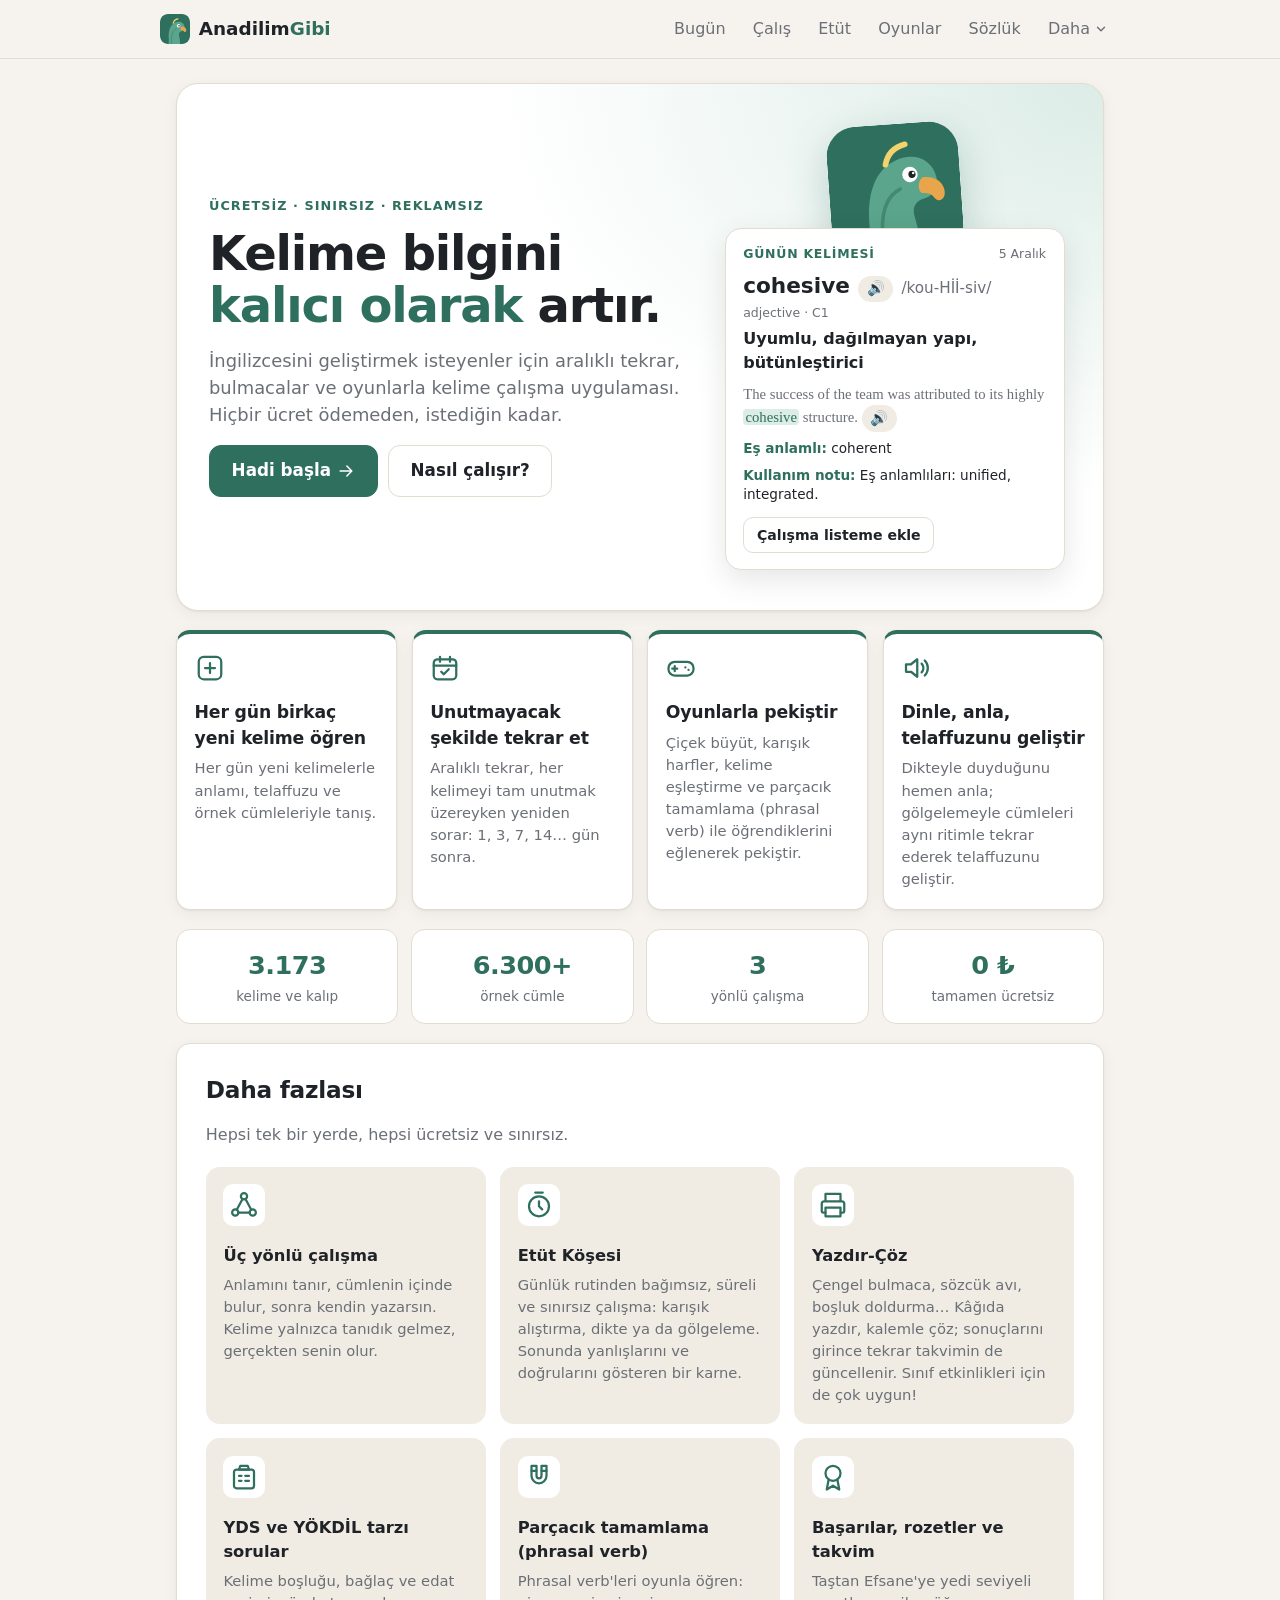
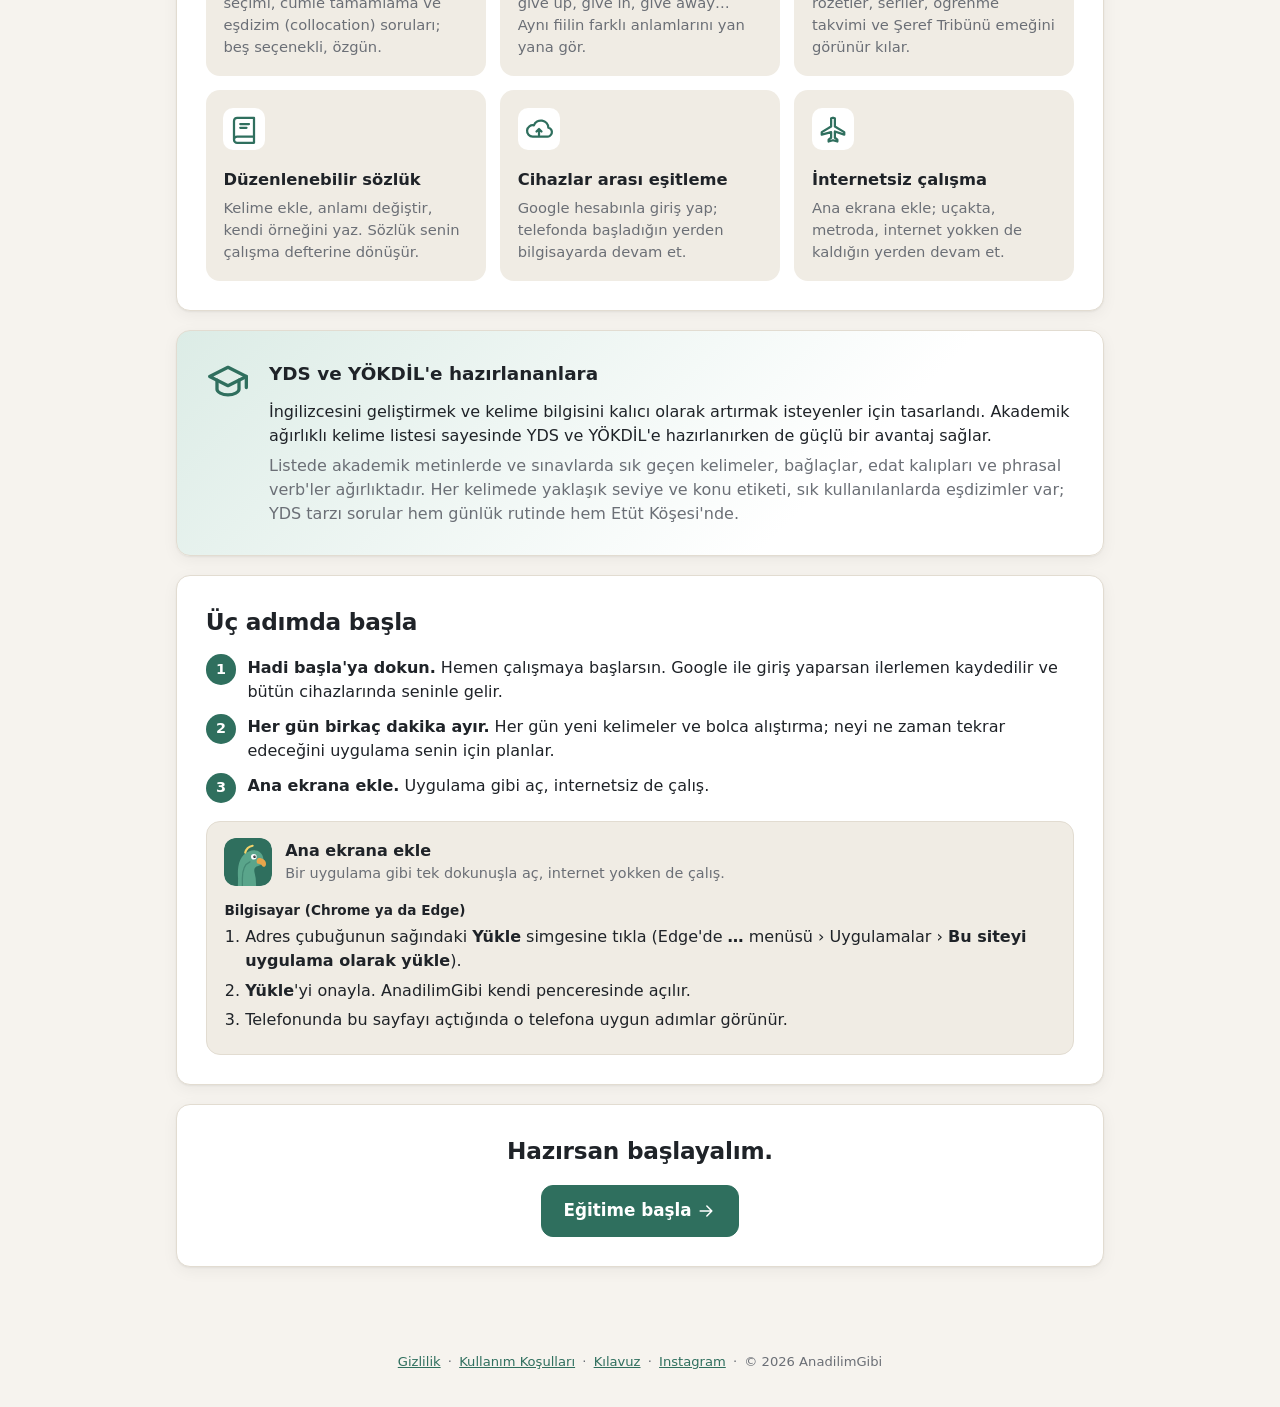
<file: index.html>
<!doctype html>
<html lang="tr">
<head>
<meta charset="utf-8">
<meta name="viewport" content="width=device-width, initial-scale=1, viewport-fit=cover">
<meta name="author" content="Berkay Çelik">
<meta name="description" content="AnadilimGibi: aralıklı tekrar, bulmacalar ve oyunlarla İngilizce kelime öğrenmek için tamamen ücretsiz uygulama.">
<meta name="theme-color" content="#2f6f5e">
<meta name="apple-mobile-web-app-capable" content="yes">
<meta name="mobile-web-app-capable" content="yes">
<meta name="apple-mobile-web-app-title" content="AnadilimGibi">
<link rel="manifest" href="manifest.webmanifest">
<link rel="icon" href="app/ikon.svg" type="image/svg+xml">
<link rel="icon" href="app/ikon-192.png" type="image/png" sizes="192x192">
<link rel="apple-touch-icon" href="app/ikon-180.png">
<title>AnadilimGibi</title>
<link rel="stylesheet" href="app/stil.css?v=20">
<script>
  // Tema rengini sayfa çizilmeden uygula (açılışta renk sıçramasın)
  try {
    var p = JSON.parse(localStorage.getItem('kelimeBulmaca.v1') || '{}');
    if (p.ayar && p.ayar.temaRenk) for (var k in p.ayar.temaRenk) document.documentElement.style.setProperty(k, p.ayar.temaRenk[k]);
  } catch (e) {}
</script>
</head>
<body>
<header class="ust">
  <a class="logo" href="#karsilama" data-git="karsilama" title="Ana sayfa"><img src="app/ikon.svg" width="30" height="30" alt=""><span class="ad">Anadilim<em>Gibi</em></span></a>
  <nav class="ust-nav">
    <button data-git="bugun">Bugün</button>
    <button data-git="calis">Çalış</button>
    <button data-git="etut">Etüt</button>
    <button data-git="oyun">Oyunlar</button>
    <button data-git="sozluk">Sözlük</button>
    <button class="daha-ac" aria-haspopup="true" aria-expanded="false" aria-controls="dahaMenu">Daha <svg viewBox="0 0 24 24" width="14" height="14" fill="none" stroke="currentColor" stroke-width="2.4" stroke-linecap="round" aria-hidden="true"><path d="m6 9 6 6 6-6"/></svg></button>
  </nav>
</header>
<main id="ana"></main>
<footer class="alt"><nav aria-label="Alt bilgi"><a href="gizlilik.html">Gizlilik</a> · <a href="kosullar.html">Kullanım Koşulları</a> · <a href="#kilavuz" data-git="kilavuz">Kılavuz</a> · <a href="https://instagram.com/berkay.celik52" target="_blank" rel="noopener">Instagram</a> · <span>© 2026 AnadilimGibi</span></nav></footer>

<!-- Telefonda alt sekme çubuğu -->
<nav class="alt-nav" aria-label="Ana menü">
  <button data-git="bugun"><svg viewBox="0 0 24 24"><path d="M3 10.5 12 3l9 7.5V20a1 1 0 0 1-1 1h-5v-6H9v6H4a1 1 0 0 1-1-1z"/></svg><span>Bugün</span></button>
  <button data-git="calis"><svg viewBox="0 0 24 24"><path d="M4 5.5A2.5 2.5 0 0 1 6.5 3H20v15H6.5A2.5 2.5 0 0 0 4 20.5zM4 20.5A2.5 2.5 0 0 0 6.5 23H20v-5"/></svg><span>Çalış</span></button>
  <button data-git="etut"><svg viewBox="0 0 24 24"><path d="M6 2h12M6 22h12M7 2c0 5 10 6 10 10S7 17 7 22M17 2c0 5-10 6-10 10s10 5 10 10"/></svg><span>Etüt</span></button>
  <button data-git="oyun"><svg viewBox="0 0 24 24"><rect x="2" y="7" width="20" height="11" rx="5"/><path d="M7 10.5v4M5 12.5h4M15.5 11.5h.01M18 13.5h.01"/></svg><span>Oyunlar</span></button>
  <button data-git="sozluk"><svg viewBox="0 0 24 24"><circle cx="11" cy="11" r="7"/><path d="m20 20-3.5-3.5"/></svg><span>Sözlük</span></button>
  <button id="dahaBtn" class="daha-ac" aria-haspopup="true" aria-expanded="false" aria-controls="dahaMenu"><svg viewBox="0 0 24 24"><circle cx="5" cy="12" r="1.3"/><circle cx="12" cy="12" r="1.3"/><circle cx="19" cy="12" r="1.3"/></svg><span>Daha</span></button>
</nav>
<div id="dahaMenu" class="daha" hidden>
  <div class="daha-ic" role="menu">
    <button data-git="kagit"><svg viewBox="0 0 24 24"><path d="M6 9V3h12v6M6 18H4a1 1 0 0 1-1-1v-6a2 2 0 0 1 2-2h14a2 2 0 0 1 2 2v6a1 1 0 0 1-1 1h-2"/><path d="M6 14h12v7H6z"/></svg>Yazdır-Çöz</button>
    <button data-git="istatistik"><svg viewBox="0 0 24 24"><path d="M4 20V10M10 20V4M16 20v-7M22 20H2"/></svg>İstatistik</button>
    <button data-git="basari"><svg viewBox="0 0 24 24"><circle cx="12" cy="9" r="6"/><path d="m8.5 14-1.5 8 5-3 5 3-1.5-8"/></svg>Başarılar</button>
    <button data-git="ayar"><svg viewBox="0 0 24 24"><circle cx="12" cy="12" r="3"/><path d="M19.4 15a1.7 1.7 0 0 0 .3 1.8l.1.1a2 2 0 1 1-2.8 2.8l-.1-.1a1.7 1.7 0 0 0-1.8-.3 1.7 1.7 0 0 0-1 1.5V21a2 2 0 1 1-4 0v-.1a1.7 1.7 0 0 0-1.1-1.5 1.7 1.7 0 0 0-1.8.3l-.1.1a2 2 0 1 1-2.8-2.8l.1-.1a1.7 1.7 0 0 0 .3-1.8 1.7 1.7 0 0 0-1.5-1H3a2 2 0 1 1 0-4h.1a1.7 1.7 0 0 0 1.5-1.1 1.7 1.7 0 0 0-.3-1.8l-.1-.1a2 2 0 1 1 2.8-2.8l.1.1a1.7 1.7 0 0 0 1.8.3H9a1.7 1.7 0 0 0 1-1.5V3a2 2 0 1 1 4 0v.1a1.7 1.7 0 0 0 1 1.5 1.7 1.7 0 0 0 1.8-.3l.1-.1a2 2 0 1 1 2.8 2.8l-.1.1a1.7 1.7 0 0 0-.3 1.8V9a1.7 1.7 0 0 0 1.5 1H21a2 2 0 1 1 0 4h-.1a1.7 1.7 0 0 0-1.5 1z"/></svg>Ayarlar</button>
    <button data-git="kilavuz"><svg viewBox="0 0 24 24"><path d="M4 5.5A2.5 2.5 0 0 1 6.5 3H20v15H6.5A2.5 2.5 0 0 0 4 20.5zM4 20.5A2.5 2.5 0 0 0 6.5 23H20v-5"/><path d="M12 7.5a1.8 1.8 0 1 1 1.6 2.6c-.9.3-1.6.9-1.6 1.9M12 14.5h.01"/></svg>Kılavuz</button>
    <button data-git="hakkinda"><svg viewBox="0 0 24 24"><circle cx="12" cy="12" r="9"/><path d="M12 16v-4M12 8h.01"/></svg>Hakkında</button>
  </div>
</div>

<script src="app/kelimeler.js?v=20"></script>
<script src="app/bulmaca.js?v=20"></script>
<script src="app/tema.js?v=20"></script>
<script src="app/sozluk.js?v=20"></script>
<script src="app/istatistik.js?v=20"></script>
<script src="app/madalya.js?v=20"></script>
<script src="app/basari.js?v=20"></script>
<script src="app/bulut.js?v=20"></script>
<script src="app/vitrin.js?v=20"></script>
<script src="app/etut.js?v=20"></script>
<script src="app/yds.js?v=20"></script>
<script src="app/app.js?v=20"></script>
</body>
</html>
</file>
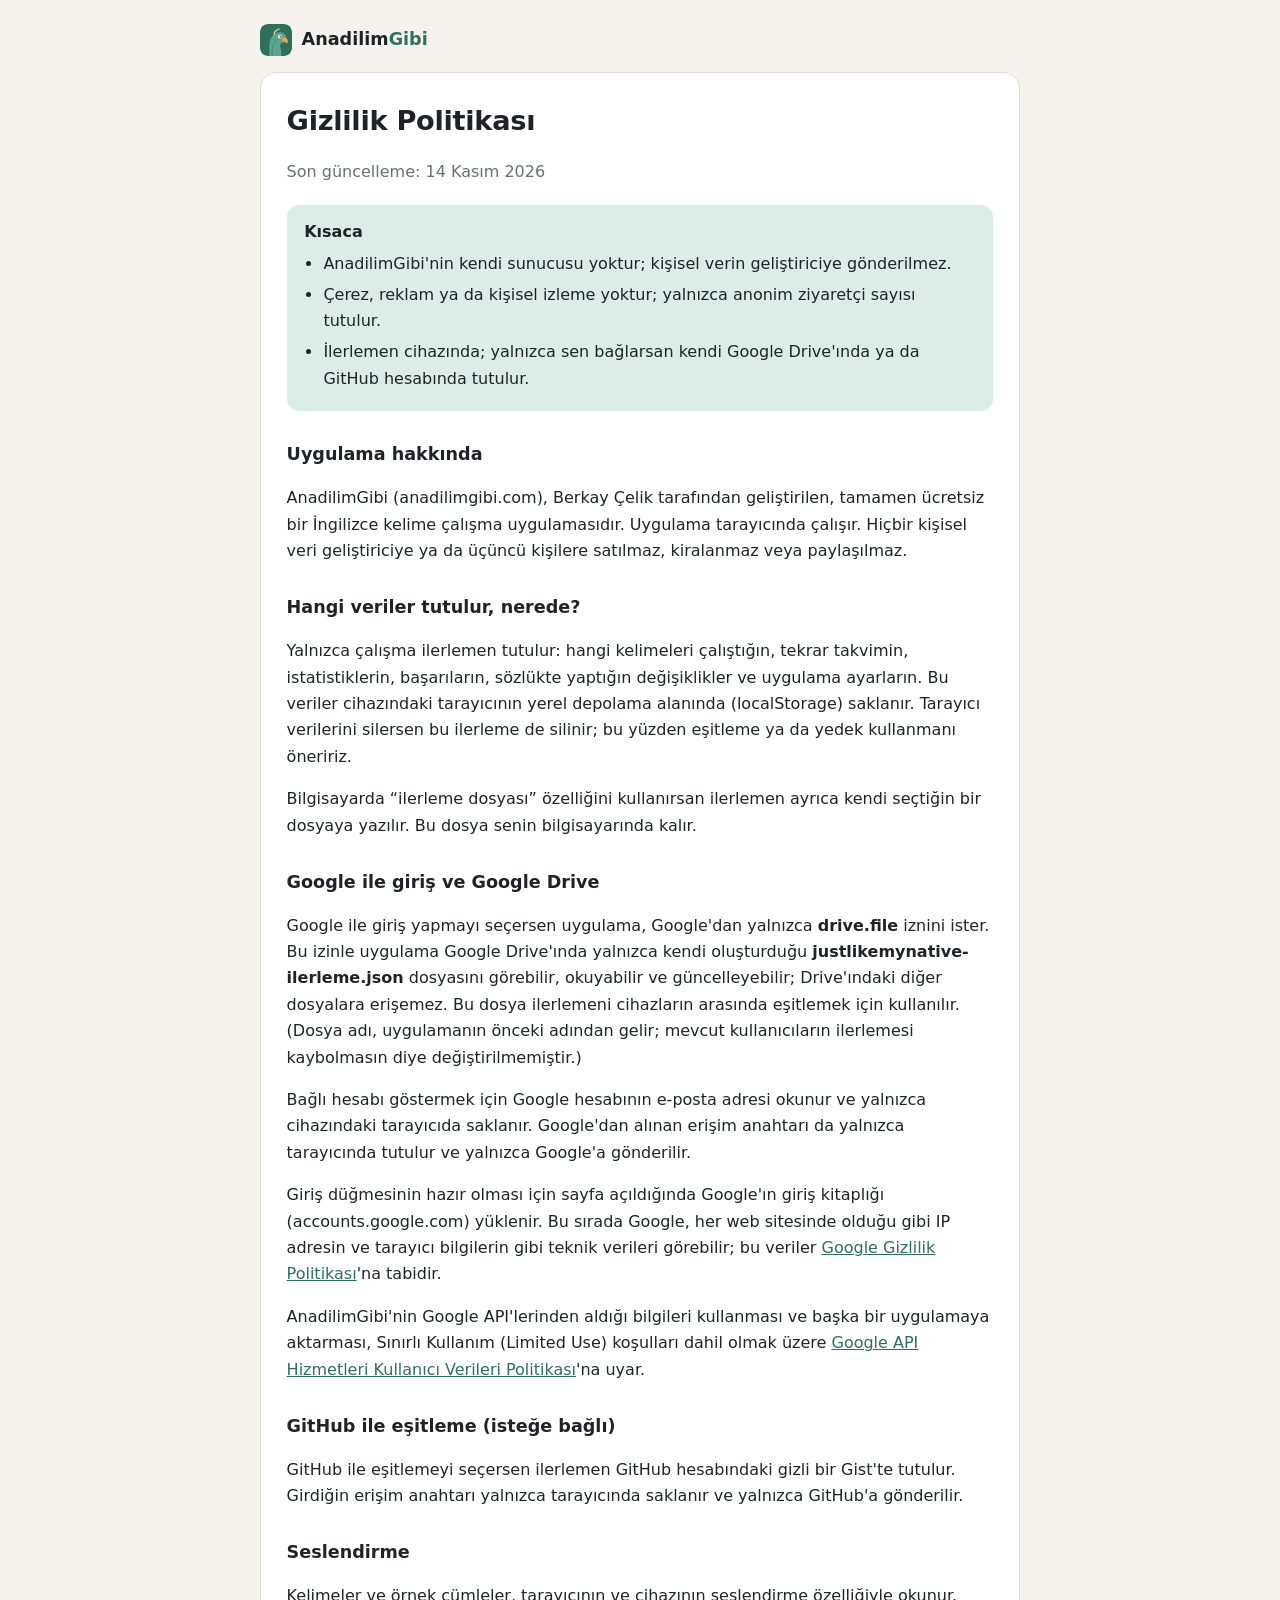
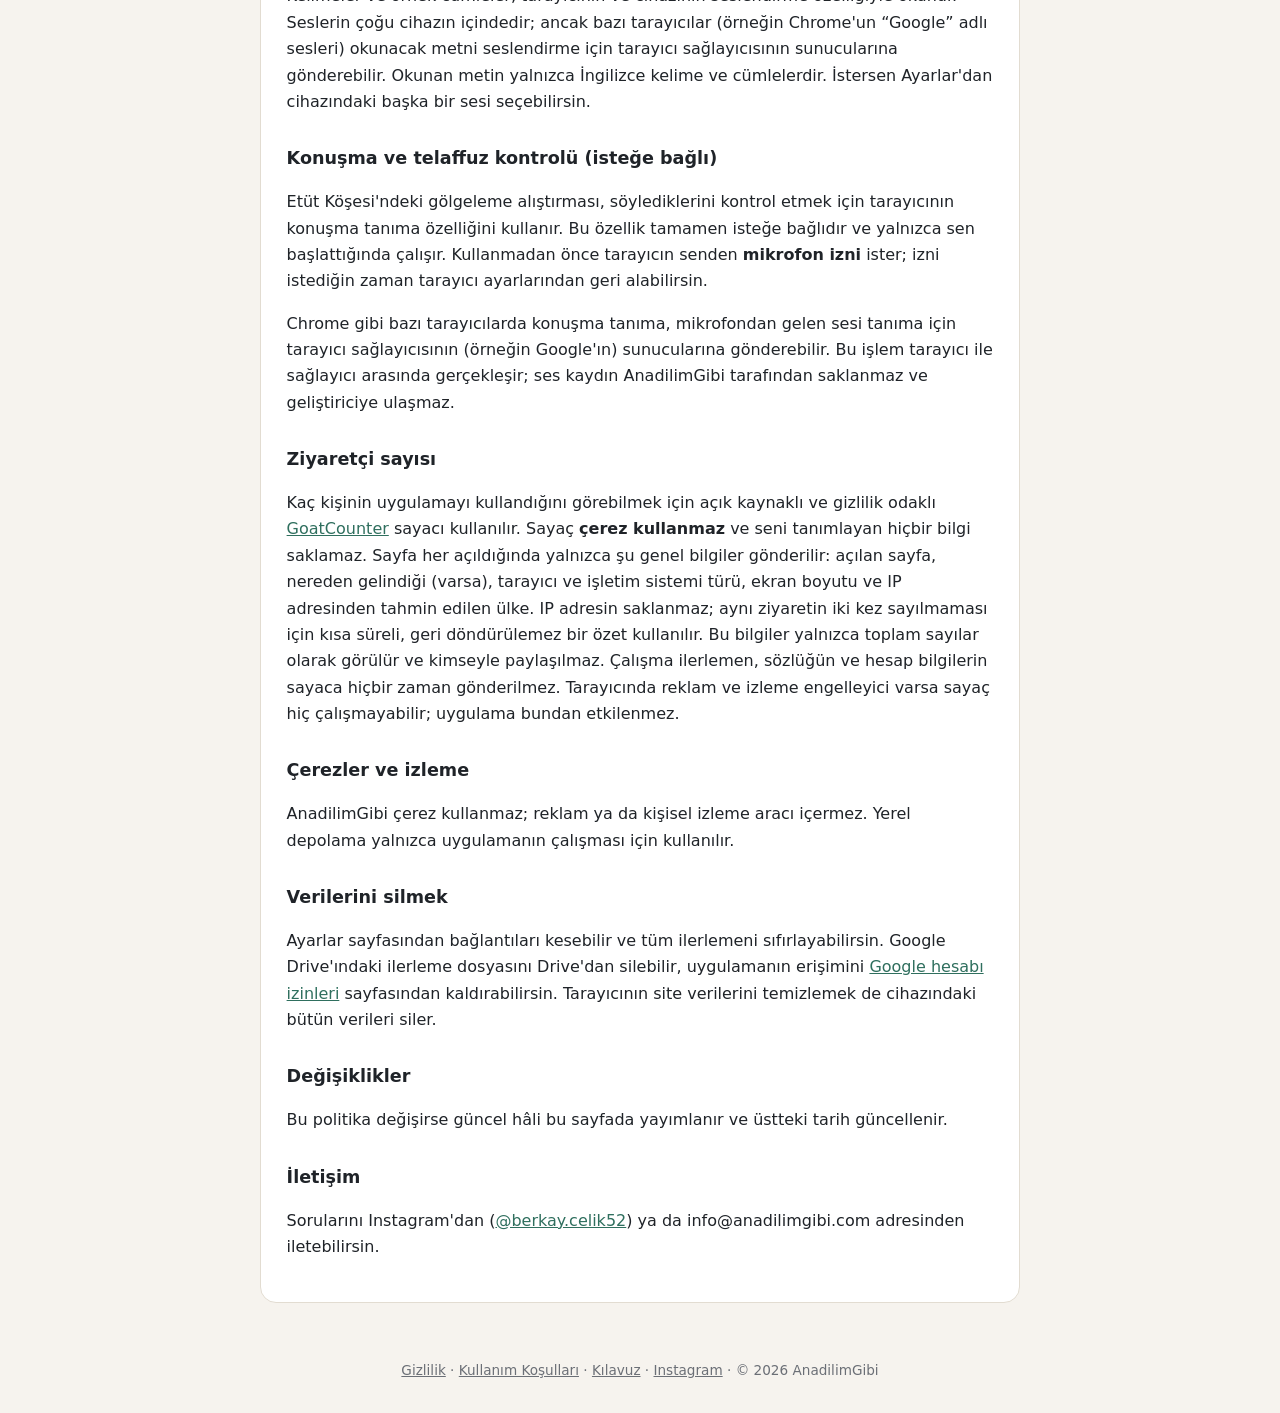
<file: gizlilik.html>
<!doctype html>
<html lang="tr">
<head>
<meta charset="utf-8">
<meta name="viewport" content="width=device-width, initial-scale=1">
<meta name="theme-color" content="#2f6f5e">
<title>Gizlilik Politikası · AnadilimGibi</title>
<meta name="description" content="AnadilimGibi gizlilik politikası: hangi veriler, nerede ve nasıl tutulur.">
<link rel="icon" href="app/ikon.svg" type="image/svg+xml">
<link rel="apple-touch-icon" href="app/ikon-180.png">
<style>
  :root { --zemin: #f6f3ee; --yuzey: #fff; --yazi: #1f2328; --soluk: #6b6f76; --vurgu: #2f6f5e; --vurgu-acik: #dcece6; --cizgi: #e2dcd1; color-scheme: light; }
  @media (prefers-color-scheme: dark) { :root:not([data-theme="light"]) { --zemin: #16181b; --yuzey: #1f2226; --yazi: #e8e6e3; --soluk: #9aa0a6; --vurgu: #6cc0a5; --vurgu-acik: #1f3a32; --cizgi: #353a40; color-scheme: dark; } }
  body { margin: 0; background: var(--zemin); color: var(--yazi); font: 16px/1.65 "Segoe UI", system-ui, -apple-system, sans-serif; }
  main { max-width: 760px; margin: 0 auto; padding: 1.5rem 16px 2rem; }
  .ust { display: flex; align-items: center; gap: .6rem; margin-bottom: 1rem; text-decoration: none; color: var(--yazi); font-weight: 700; font-size: 1.1rem; }
  .ust img { border-radius: 8px; } .ust em { font-style: normal; color: var(--vurgu); }
  article { background: var(--yuzey); border: 1px solid var(--cizgi); border-radius: 16px; padding: 1.6rem; }
  h1 { font-size: 1.7rem; margin: 0 0 .2rem; letter-spacing: -.01em; } h2 { font-size: 1.1rem; margin: 1.8rem 0 .4rem; }
  .soluk { color: var(--soluk); } a { color: var(--vurgu); }
  .ozet { background: var(--vurgu-acik); border-radius: 12px; padding: .9rem 1.1rem; margin: 1.2rem 0 0; }
  .ozet ul { margin: .3rem 0 0; padding-left: 1.2rem; }
  li { margin-bottom: .3rem; }
  footer { text-align: center; color: var(--soluk); font-size: .85rem; padding: 1.5rem 16px 2rem; }
  footer a { color: var(--soluk); }
  @media (max-width: 600px) { article { padding: 1.1rem; } h1 { font-size: 1.4rem; } }
</style>
</head>
<body>
<main>
  <a class="ust" href="./"><img src="app/ikon.svg" width="32" height="32" alt=""><span class="ad">Anadilim<em>Gibi</em></span></a>
  <article>
    <h1>Gizlilik Politikası</h1>
    <p class="soluk">Son güncelleme: 14 Kasım 2026</p>

    <div class="ozet"><b>Kısaca</b>
      <ul>
        <li>AnadilimGibi'nin kendi sunucusu yoktur; kişisel verin geliştiriciye gönderilmez.</li>
        <li>Çerez, reklam ya da kişisel izleme yoktur; yalnızca anonim ziyaretçi sayısı tutulur.</li>
        <li>İlerlemen cihazında; yalnızca sen bağlarsan kendi Google Drive'ında ya da GitHub hesabında tutulur.</li>
      </ul>
    </div>

    <h2>Uygulama hakkında</h2>
    <p>AnadilimGibi (anadilimgibi.com), Berkay Çelik tarafından geliştirilen, tamamen ücretsiz bir İngilizce kelime çalışma uygulamasıdır.
      Uygulama tarayıcında çalışır. Hiçbir kişisel veri geliştiriciye ya da üçüncü kişilere satılmaz, kiralanmaz veya paylaşılmaz.</p>

    <h2>Hangi veriler tutulur, nerede?</h2>
    <p>Yalnızca çalışma ilerlemen tutulur: hangi kelimeleri çalıştığın, tekrar takvimin, istatistiklerin, başarıların, sözlükte yaptığın değişiklikler ve uygulama ayarların.
      Bu veriler cihazındaki tarayıcının yerel depolama alanında (localStorage) saklanır. Tarayıcı verilerini silersen bu ilerleme de silinir; bu yüzden eşitleme ya da yedek kullanmanı öneririz.</p>
    <p>Bilgisayarda “ilerleme dosyası” özelliğini kullanırsan ilerlemen ayrıca kendi seçtiğin bir dosyaya yazılır. Bu dosya senin bilgisayarında kalır.</p>

    <h2>Google ile giriş ve Google Drive</h2>
    <p>Google ile giriş yapmayı seçersen uygulama, Google'dan yalnızca <b>drive.file</b> iznini ister. Bu izinle uygulama
      Google Drive'ında yalnızca kendi oluşturduğu <b>justlikemynative-ilerleme.json</b> dosyasını görebilir, okuyabilir ve güncelleyebilir;
      Drive'ındaki diğer dosyalara erişemez. Bu dosya ilerlemeni cihazların arasında eşitlemek için kullanılır. (Dosya adı, uygulamanın önceki adından gelir; mevcut kullanıcıların ilerlemesi kaybolmasın diye değiştirilmemiştir.)</p>
    <p>Bağlı hesabı göstermek için Google hesabının e-posta adresi okunur ve yalnızca cihazındaki tarayıcıda saklanır.
      Google'dan alınan erişim anahtarı da yalnızca tarayıcında tutulur ve yalnızca Google'a gönderilir.</p>
    <p>Giriş düğmesinin hazır olması için sayfa açıldığında Google'ın giriş kitaplığı (accounts.google.com) yüklenir. Bu sırada Google, her web sitesinde olduğu gibi IP adresin ve tarayıcı bilgilerin gibi teknik verileri görebilir; bu veriler <a href="https://policies.google.com/privacy?hl=tr" target="_blank" rel="noopener">Google Gizlilik Politikası</a>'na tabidir.</p>
    <p>AnadilimGibi'nin Google API'lerinden aldığı bilgileri kullanması ve başka bir uygulamaya aktarması,
      Sınırlı Kullanım (Limited Use) koşulları dahil olmak üzere
      <a href="https://developers.google.com/terms/api-services-user-data-policy" target="_blank" rel="noopener">Google API Hizmetleri Kullanıcı Verileri Politikası</a>'na uyar.</p>

    <h2>GitHub ile eşitleme (isteğe bağlı)</h2>
    <p>GitHub ile eşitlemeyi seçersen ilerlemen GitHub hesabındaki gizli bir Gist'te tutulur. Girdiğin erişim anahtarı yalnızca tarayıcında saklanır ve yalnızca GitHub'a gönderilir.</p>

    <h2>Seslendirme</h2>
    <p>Kelimeler ve örnek cümleler, tarayıcının ve cihazının seslendirme özelliğiyle okunur. Seslerin çoğu cihazın içindedir; ancak bazı tarayıcılar
      (örneğin Chrome'un “Google” adlı sesleri) okunacak metni seslendirme için tarayıcı sağlayıcısının sunucularına gönderebilir. Okunan metin yalnızca İngilizce kelime ve cümlelerdir.
      İstersen Ayarlar'dan cihazındaki başka bir sesi seçebilirsin.</p>

    <h2>Konuşma ve telaffuz kontrolü (isteğe bağlı)</h2>
    <p>Etüt Köşesi'ndeki gölgeleme alıştırması, söylediklerini kontrol etmek için tarayıcının konuşma tanıma özelliğini kullanır.
      Bu özellik tamamen isteğe bağlıdır ve yalnızca sen başlattığında çalışır. Kullanmadan önce tarayıcın senden <b>mikrofon izni</b> ister; izni istediğin zaman tarayıcı ayarlarından geri alabilirsin.</p>
    <p>Chrome gibi bazı tarayıcılarda konuşma tanıma, mikrofondan gelen sesi tanıma için tarayıcı sağlayıcısının (örneğin Google'ın) sunucularına gönderebilir.
      Bu işlem tarayıcı ile sağlayıcı arasında gerçekleşir; ses kaydın AnadilimGibi tarafından saklanmaz ve geliştiriciye ulaşmaz.</p>

    <h2>Ziyaretçi sayısı</h2>
    <p>Kaç kişinin uygulamayı kullandığını görebilmek için açık kaynaklı ve gizlilik odaklı <a href="https://www.goatcounter.com" target="_blank" rel="noopener">GoatCounter</a> sayacı kullanılır.
      Sayaç <b>çerez kullanmaz</b> ve seni tanımlayan hiçbir bilgi saklamaz. Sayfa her açıldığında yalnızca şu genel bilgiler gönderilir: açılan sayfa, nereden gelindiği (varsa), tarayıcı ve işletim sistemi türü, ekran boyutu ve IP adresinden tahmin edilen ülke.
      IP adresin saklanmaz; aynı ziyaretin iki kez sayılmaması için kısa süreli, geri döndürülemez bir özet kullanılır. Bu bilgiler yalnızca toplam sayılar olarak görülür ve kimseyle paylaşılmaz.
      Çalışma ilerlemen, sözlüğün ve hesap bilgilerin sayaca hiçbir zaman gönderilmez. Tarayıcında reklam ve izleme engelleyici varsa sayaç hiç çalışmayabilir; uygulama bundan etkilenmez.</p>

    <h2>Çerezler ve izleme</h2>
    <p>AnadilimGibi çerez kullanmaz; reklam ya da kişisel izleme aracı içermez. Yerel depolama yalnızca uygulamanın çalışması için kullanılır.</p>

    <h2>Verilerini silmek</h2>
    <p>Ayarlar sayfasından bağlantıları kesebilir ve tüm ilerlemeni sıfırlayabilirsin. Google Drive'ındaki ilerleme dosyasını Drive'dan silebilir,
      uygulamanın erişimini <a href="https://myaccount.google.com/permissions" target="_blank" rel="noopener">Google hesabı izinleri</a> sayfasından kaldırabilirsin.
      Tarayıcının site verilerini temizlemek de cihazındaki bütün verileri siler.</p>

    <h2>Değişiklikler</h2>
    <p>Bu politika değişirse güncel hâli bu sayfada yayımlanır ve üstteki tarih güncellenir.</p>

    <h2>İletişim</h2>
    <p>Sorularını Instagram'dan (<a href="https://instagram.com/berkay.celik52" target="_blank" rel="noopener">@berkay.celik52</a>) ya da info@anadilimgibi.com adresinden iletebilirsin.</p>
  </article>
</main>
<footer><a href="gizlilik.html">Gizlilik</a> · <a href="kosullar.html">Kullanım Koşulları</a> · <a href="./#kilavuz">Kılavuz</a> · <a href="https://instagram.com/berkay.celik52" target="_blank" rel="noopener">Instagram</a> · © 2026 AnadilimGibi</footer>
</body>
</html>
</file>
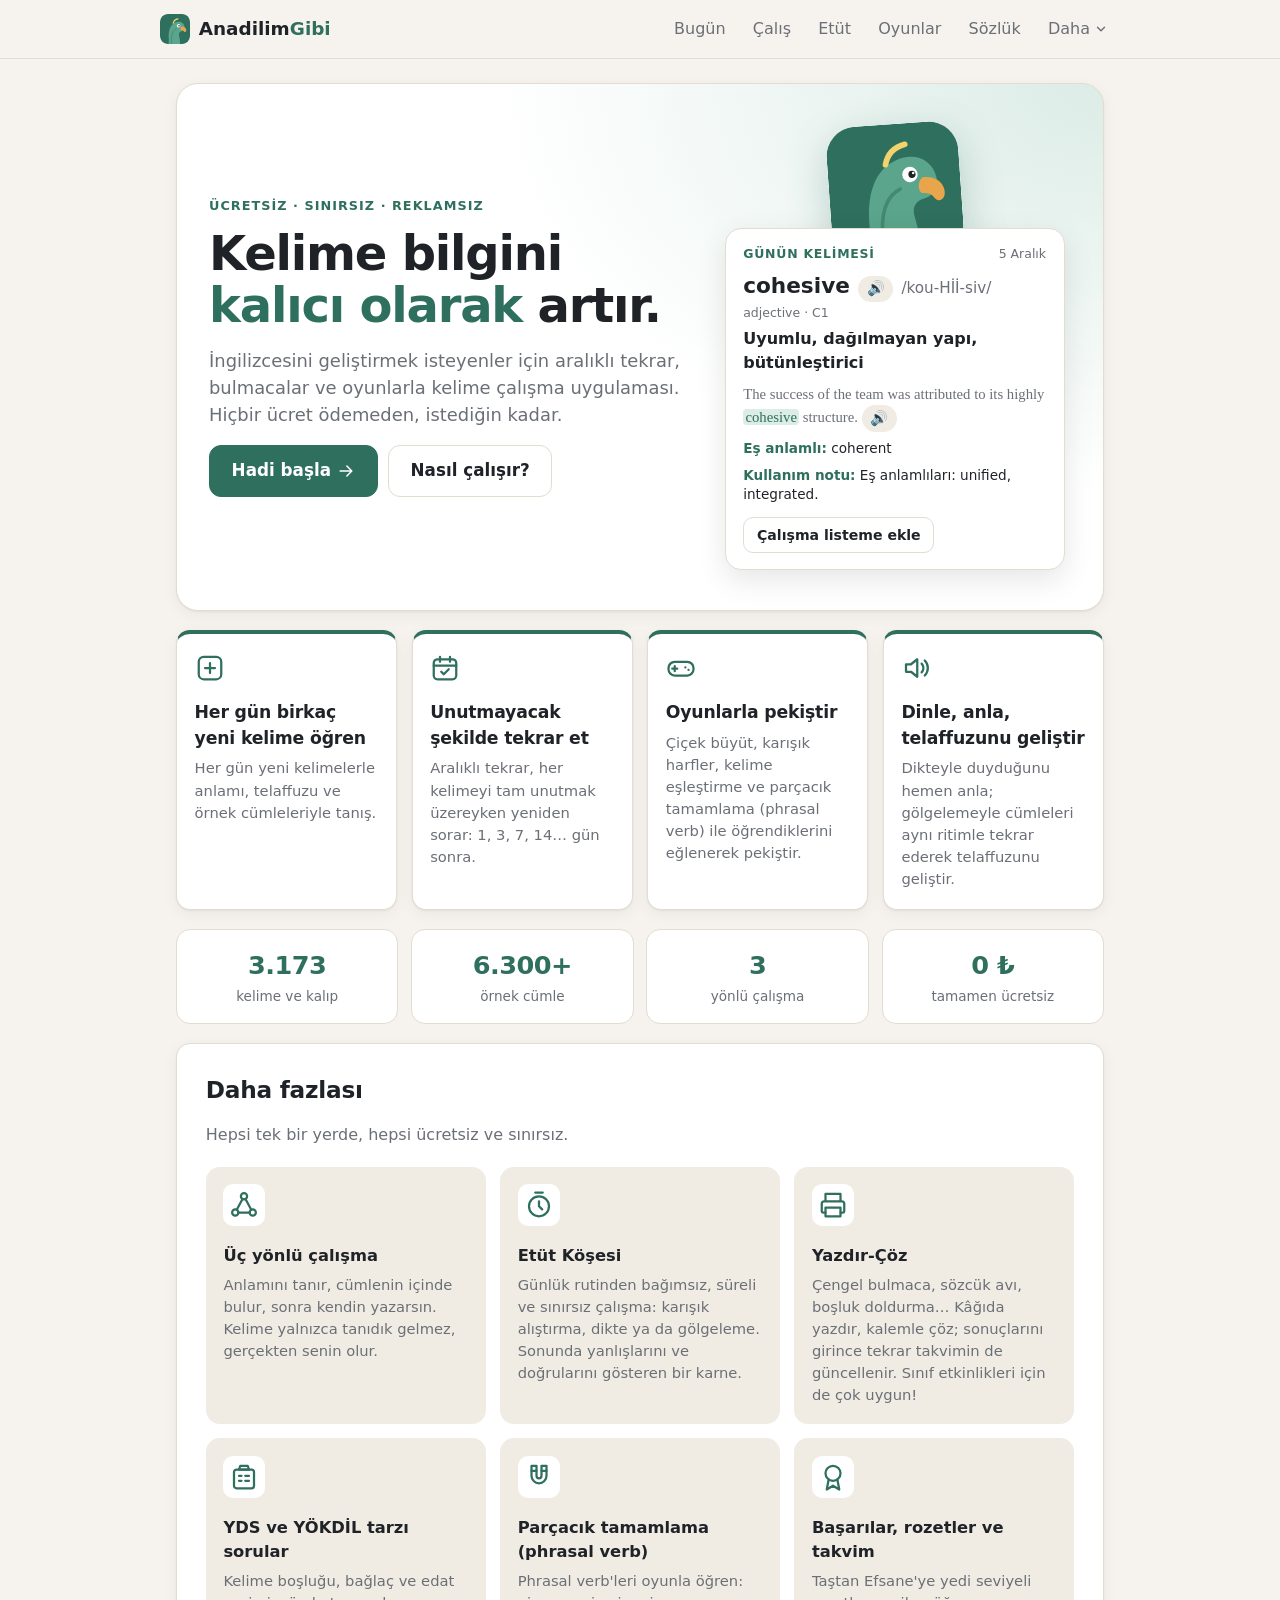
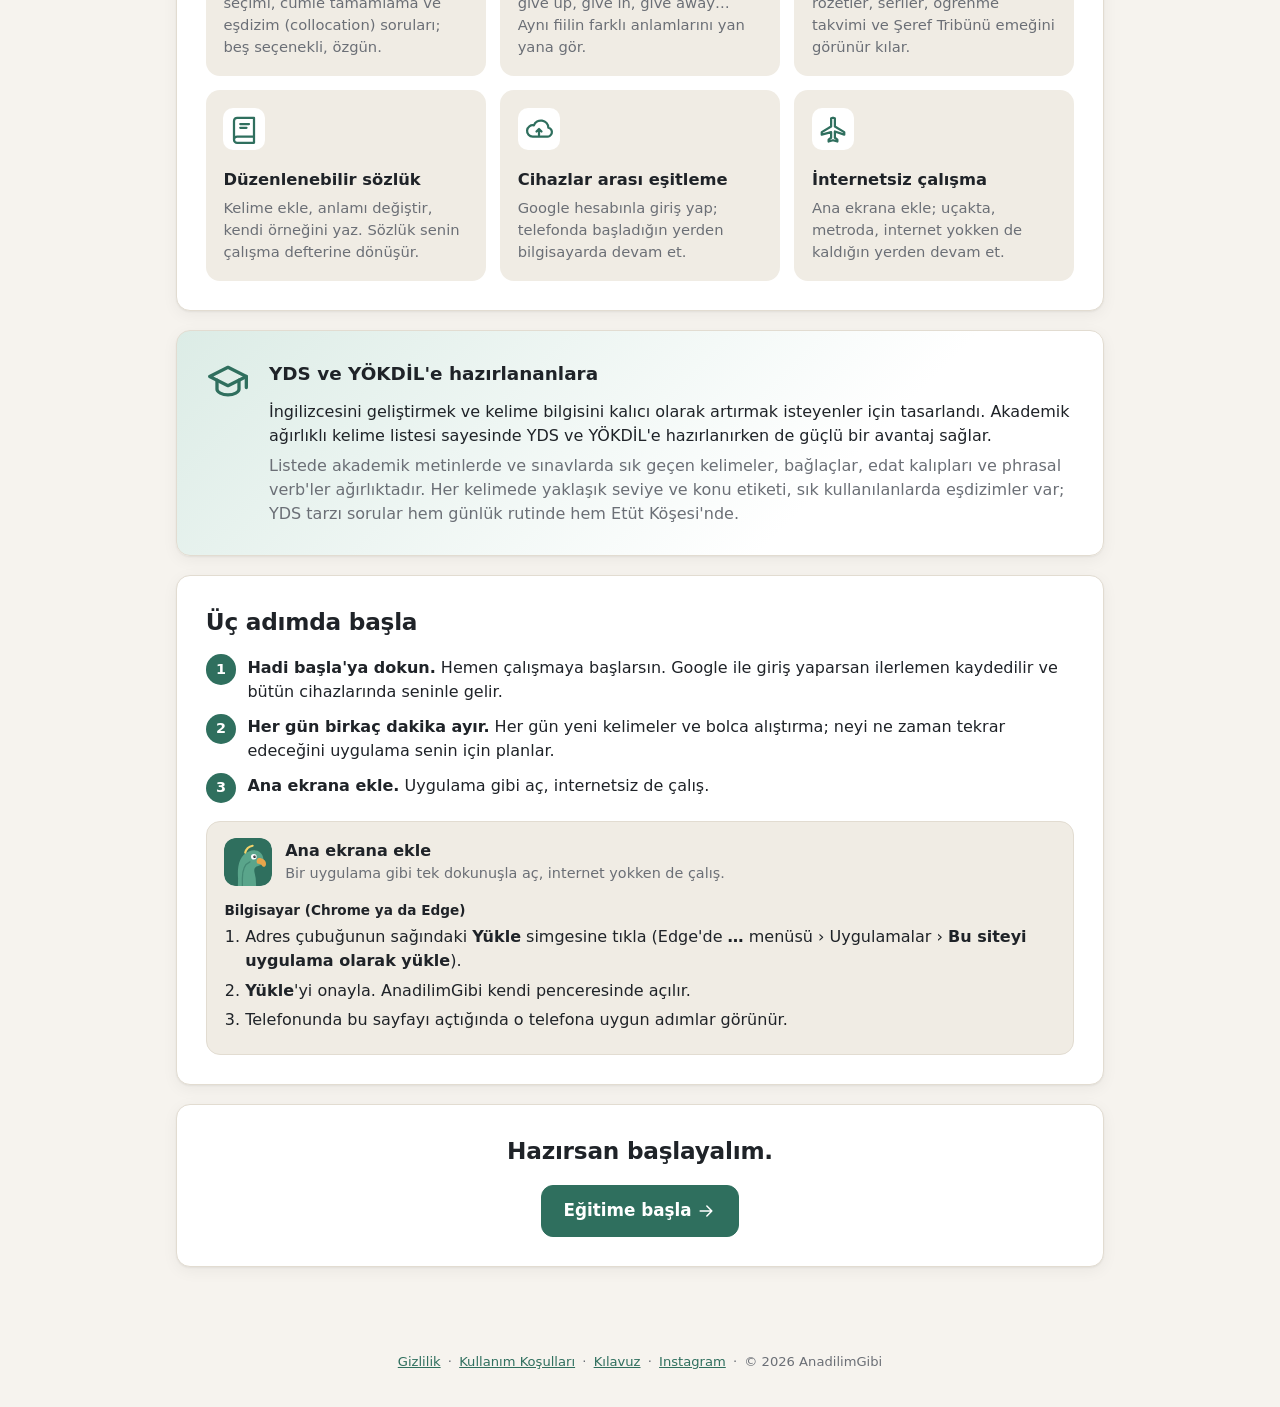
<file: JustLikeMyNative.html>
<!doctype html>
<html lang="tr">
<head>
<meta charset="utf-8">
<meta name="viewport" content="width=device-width, initial-scale=1">
<title>AnadilimGibi</title>
<!-- Eski adres: ana sayfaya, adres çubuğundaki #bölüm korunarak yönlendirir -->
<script>location.replace('./' + location.hash);</script>
<noscript><meta http-equiv="refresh" content="0; url=./"></noscript>
</head>
<body><p><a href="./">AnadilimGibi'yi aç</a></p></body>
</html>
</file>
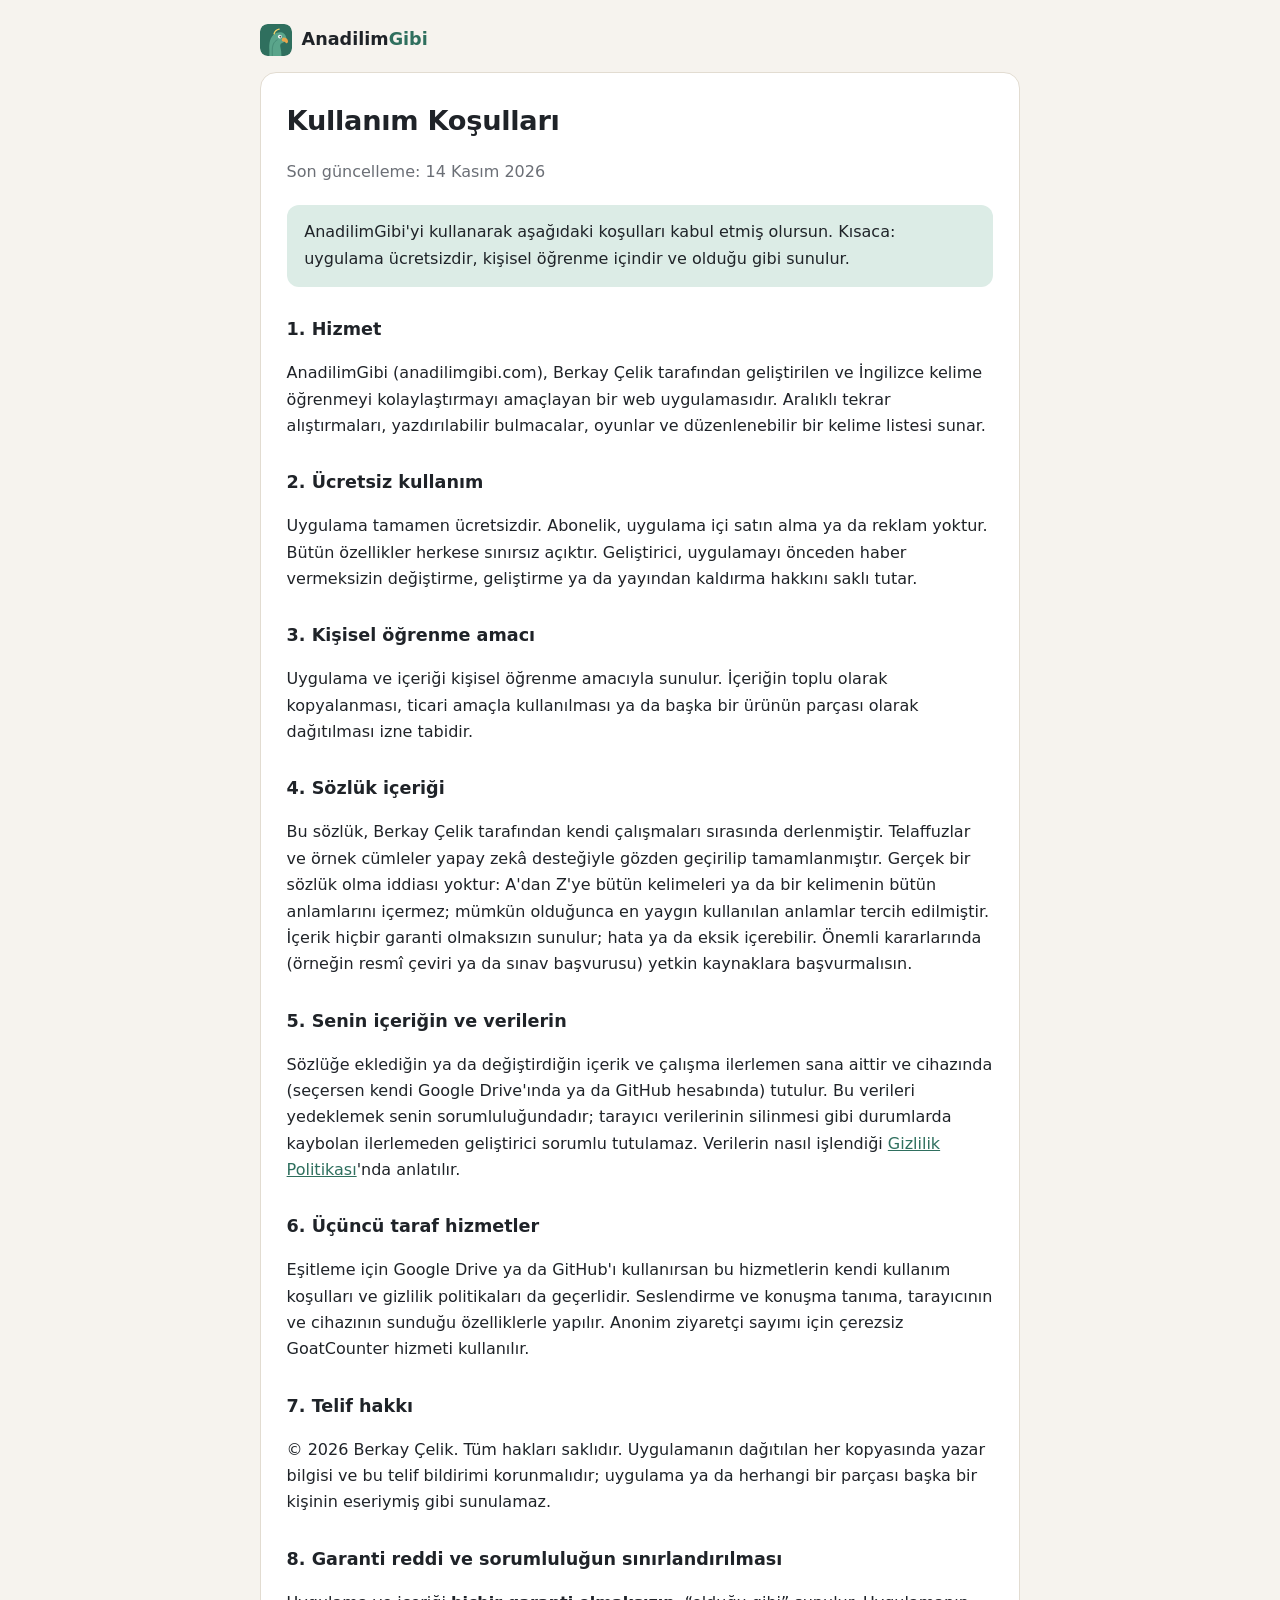
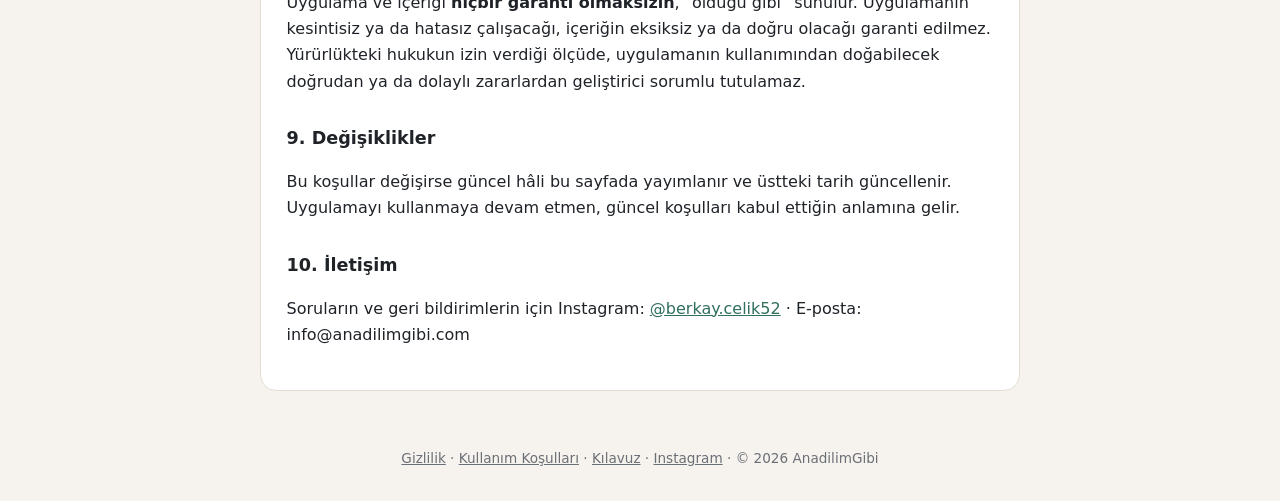
<file: kosullar.html>
<!doctype html>
<html lang="tr">
<head>
<meta charset="utf-8">
<meta name="viewport" content="width=device-width, initial-scale=1">
<meta name="theme-color" content="#2f6f5e">
<title>Kullanım Koşulları · AnadilimGibi</title>
<meta name="description" content="AnadilimGibi kullanım koşulları.">
<link rel="icon" href="app/ikon.svg" type="image/svg+xml">
<link rel="apple-touch-icon" href="app/ikon-180.png">
<style>
  :root { --zemin: #f6f3ee; --yuzey: #fff; --yazi: #1f2328; --soluk: #6b6f76; --vurgu: #2f6f5e; --vurgu-acik: #dcece6; --cizgi: #e2dcd1; color-scheme: light; }
  @media (prefers-color-scheme: dark) { :root:not([data-theme="light"]) { --zemin: #16181b; --yuzey: #1f2226; --yazi: #e8e6e3; --soluk: #9aa0a6; --vurgu: #6cc0a5; --vurgu-acik: #1f3a32; --cizgi: #353a40; color-scheme: dark; } }
  body { margin: 0; background: var(--zemin); color: var(--yazi); font: 16px/1.65 "Segoe UI", system-ui, -apple-system, sans-serif; }
  main { max-width: 760px; margin: 0 auto; padding: 1.5rem 16px 2rem; }
  .ust { display: flex; align-items: center; gap: .6rem; margin-bottom: 1rem; text-decoration: none; color: var(--yazi); font-weight: 700; font-size: 1.1rem; }
  .ust img { border-radius: 8px; } .ust em { font-style: normal; color: var(--vurgu); }
  article { background: var(--yuzey); border: 1px solid var(--cizgi); border-radius: 16px; padding: 1.6rem; }
  h1 { font-size: 1.7rem; margin: 0 0 .2rem; letter-spacing: -.01em; } h2 { font-size: 1.1rem; margin: 1.8rem 0 .4rem; }
  .soluk { color: var(--soluk); } a { color: var(--vurgu); }
  .ozet { background: var(--vurgu-acik); border-radius: 12px; padding: .9rem 1.1rem; margin: 1.2rem 0 0; }
  li { margin-bottom: .3rem; }
  footer { text-align: center; color: var(--soluk); font-size: .85rem; padding: 1.5rem 16px 2rem; }
  footer a { color: var(--soluk); }
  @media (max-width: 600px) { article { padding: 1.1rem; } h1 { font-size: 1.4rem; } }
</style>
</head>
<body>
<main>
  <a class="ust" href="./"><img src="app/ikon.svg" width="32" height="32" alt=""><span class="ad">Anadilim<em>Gibi</em></span></a>
  <article>
    <h1>Kullanım Koşulları</h1>
    <p class="soluk">Son güncelleme: 14 Kasım 2026</p>

    <p class="ozet">AnadilimGibi'yi kullanarak aşağıdaki koşulları kabul etmiş olursun. Kısaca: uygulama ücretsizdir, kişisel öğrenme içindir ve olduğu gibi sunulur.</p>

    <h2>1. Hizmet</h2>
    <p>AnadilimGibi (anadilimgibi.com), Berkay Çelik tarafından geliştirilen ve İngilizce kelime öğrenmeyi kolaylaştırmayı amaçlayan bir web uygulamasıdır.
      Aralıklı tekrar alıştırmaları, yazdırılabilir bulmacalar, oyunlar ve düzenlenebilir bir kelime listesi sunar.</p>

    <h2>2. Ücretsiz kullanım</h2>
    <p>Uygulama tamamen ücretsizdir. Abonelik, uygulama içi satın alma ya da reklam yoktur. Bütün özellikler herkese sınırsız açıktır.
      Geliştirici, uygulamayı önceden haber vermeksizin değiştirme, geliştirme ya da yayından kaldırma hakkını saklı tutar.</p>

    <h2>3. Kişisel öğrenme amacı</h2>
    <p>Uygulama ve içeriği kişisel öğrenme amacıyla sunulur. İçeriğin toplu olarak kopyalanması, ticari amaçla kullanılması ya da başka bir ürünün parçası olarak dağıtılması izne tabidir.</p>

    <h2>4. Sözlük içeriği</h2>
    <p>Bu sözlük, Berkay Çelik tarafından kendi çalışmaları sırasında derlenmiştir. Telaffuzlar ve örnek cümleler yapay zekâ desteğiyle gözden geçirilip tamamlanmıştır.
      Gerçek bir sözlük olma iddiası yoktur: A'dan Z'ye bütün kelimeleri ya da bir kelimenin bütün anlamlarını içermez; mümkün olduğunca en yaygın kullanılan anlamlar tercih edilmiştir.
      İçerik hiçbir garanti olmaksızın sunulur; hata ya da eksik içerebilir. Önemli kararlarında (örneğin resmî çeviri ya da sınav başvurusu) yetkin kaynaklara başvurmalısın.</p>

    <h2>5. Senin içeriğin ve verilerin</h2>
    <p>Sözlüğe eklediğin ya da değiştirdiğin içerik ve çalışma ilerlemen sana aittir ve cihazında (seçersen kendi Google Drive'ında ya da GitHub hesabında) tutulur.
      Bu verileri yedeklemek senin sorumluluğundadır; tarayıcı verilerinin silinmesi gibi durumlarda kaybolan ilerlemeden geliştirici sorumlu tutulamaz.
      Verilerin nasıl işlendiği <a href="gizlilik.html">Gizlilik Politikası</a>'nda anlatılır.</p>

    <h2>6. Üçüncü taraf hizmetler</h2>
    <p>Eşitleme için Google Drive ya da GitHub'ı kullanırsan bu hizmetlerin kendi kullanım koşulları ve gizlilik politikaları da geçerlidir.
      Seslendirme ve konuşma tanıma, tarayıcının ve cihazının sunduğu özelliklerle yapılır. Anonim ziyaretçi sayımı için çerezsiz GoatCounter hizmeti kullanılır.</p>

    <h2>7. Telif hakkı</h2>
    <p>© 2026 Berkay Çelik. Tüm hakları saklıdır. Uygulamanın dağıtılan her kopyasında yazar bilgisi ve bu telif bildirimi korunmalıdır;
      uygulama ya da herhangi bir parçası başka bir kişinin eseriymiş gibi sunulamaz.</p>

    <h2>8. Garanti reddi ve sorumluluğun sınırlandırılması</h2>
    <p>Uygulama ve içeriği <b>hiçbir garanti olmaksızın</b>, “olduğu gibi” sunulur. Uygulamanın kesintisiz ya da hatasız çalışacağı, içeriğin eksiksiz ya da doğru olacağı garanti edilmez.
      Yürürlükteki hukukun izin verdiği ölçüde, uygulamanın kullanımından doğabilecek doğrudan ya da dolaylı zararlardan geliştirici sorumlu tutulamaz.</p>

    <h2>9. Değişiklikler</h2>
    <p>Bu koşullar değişirse güncel hâli bu sayfada yayımlanır ve üstteki tarih güncellenir. Uygulamayı kullanmaya devam etmen, güncel koşulları kabul ettiğin anlamına gelir.</p>

    <h2>10. İletişim</h2>
    <p>Soruların ve geri bildirimlerin için Instagram: <a href="https://instagram.com/berkay.celik52" target="_blank" rel="noopener">@berkay.celik52</a> · E-posta: info@anadilimgibi.com</p>
  </article>
</main>
<footer><a href="gizlilik.html">Gizlilik</a> · <a href="kosullar.html">Kullanım Koşulları</a> · <a href="./#kilavuz">Kılavuz</a> · <a href="https://instagram.com/berkay.celik52" target="_blank" rel="noopener">Instagram</a> · © 2026 AnadilimGibi</footer>
</body>
</html>
</file>
<file: app/stil.css>
:root {
  --zemin: #f6f3ee; --yuzey: #ffffff; --yuzey2: #f0ece4; --cizgi: #e2dcd1;
  --yazi: #1f2328; --soluk: #6b6f76; --vurgu: #2f6f5e; --vurgu-yazi: #ffffff; --vurgu-acik: #dcece6;
  --iyi: #2e7d4f; --iyi-acik: #e1f2e7; --kotu: #b3412f; --kotu-acik: #f8e3df; --sari: #f3d36b;
  --d-yeni: #d9d4ca; --d-ogr: #e8a54b; --d-pek: #5aa58b; --d-usta: #2f6f5e;
  --golge: 0 1px 2px rgba(0,0,0,.05), 0 4px 16px rgba(0,0,0,.05);
  --r: 14px;
  color-scheme: light;
}
@media (prefers-color-scheme: dark) {
  :root:not([data-theme="light"]) {
    --zemin: #16181b; --yuzey: #1f2226; --yuzey2: #272b30; --cizgi: #353a40;
    --yazi: #e8e6e3; --soluk: #9aa0a6; --vurgu: #6cc0a5; --vurgu-yazi: #0f1a16; --vurgu-acik: #1f3a32;
    --iyi: #6fcf97; --iyi-acik: #1d3326; --kotu: #f08a76; --kotu-acik: #3a221d; --sari: #b8952e;
    --d-yeni: #3b3f45; --d-ogr: #d0913a; --d-pek: #4f9a80; --d-usta: #8fd6bd;
    color-scheme: dark;
  }
}
* { box-sizing: border-box; }
body { margin: 0; background: var(--zemin); color: var(--yazi); font: 16px/1.5 "Segoe UI", system-ui, -apple-system, sans-serif; }
button, input, select { font: inherit; color: inherit; }
h1 { font-size: 1.7rem; margin: 0 0 .3rem; letter-spacing: -.01em; }
h2 { font-size: 1.15rem; margin: 0 0 .8rem; }
kbd { font: 600 .7rem/1 ui-monospace, monospace; padding: 2px 5px; border: 1px solid currentColor; border-radius: 4px; opacity: .55; margin-left: 4px; }
.soluk { color: var(--soluk); }
.kucuk { font-size: .85rem; }
.orta { text-align: center; }
.nowrap { white-space: nowrap; }

/* Üst çubuk */
.ust { position: sticky; top: 0; z-index: 5; display: flex; align-items: center; gap: 1rem; flex-wrap: wrap;
  padding: .6rem max(16px, calc(50% - 480px)); background: color-mix(in srgb, var(--zemin) 88%, transparent); backdrop-filter: blur(8px); border-bottom: 1px solid var(--cizgi); }
.logo { font-weight: 700; font-size: 1.15rem; text-decoration: none; color: var(--yazi); display: inline-flex; align-items: center; gap: .55rem; }
.logo img { border-radius: 8px; display: block; }
.logo em { font-style: normal; color: var(--vurgu); }
.ust-nav { display: flex; gap: .2rem; flex-wrap: wrap; margin-left: auto; }
.ust-nav button { background: none; border: 0; padding: .45rem .75rem; border-radius: 999px; cursor: pointer; color: var(--soluk); font-weight: 500; }
.ust-nav button:hover { background: var(--yuzey2); color: var(--yazi); }
.ust-nav button.aktif { background: var(--vurgu-acik); color: var(--vurgu); }
main { max-width: 960px; margin: 0 auto; padding: 1.5rem 16px 4rem; }

/* Düğmeler */
.btn, .ana-btn { display: inline-flex; align-items: center; gap: .3rem; border-radius: 10px; padding: .6rem 1.05rem; cursor: pointer; font-weight: 600; border: 1px solid var(--cizgi); background: var(--yuzey); transition: transform .05s, background .15s; }
.btn:hover { background: var(--yuzey2); }
.ana-btn { background: var(--vurgu); color: var(--vurgu-yazi); border-color: var(--vurgu); }
.ana-btn:hover { filter: brightness(1.07); }
.btn:active, .ana-btn:active { transform: translateY(1px); }
button:disabled { opacity: .5; cursor: default; }
.kucuk.btn, .kucuk.ana-btn { padding: .3rem .65rem; font-size: .85rem; }
.tehlike { color: var(--kotu); }
.butonlar { display: flex; gap: .6rem; flex-wrap: wrap; align-items: center; margin-top: 1rem; }
.butonlar.orta { justify-content: center; }
.rozet { background: var(--kotu); color: #fff; border-radius: 999px; padding: 0 .45rem; font-size: .75rem; }
.ses { border: 0; background: var(--yuzey2); border-radius: 999px; cursor: pointer; padding: .15rem .55rem; font-size: .9rem; vertical-align: middle; }
.ses:hover { background: var(--vurgu-acik); }

/* Paneller */
.panel, .kahraman, .sahne { background: var(--yuzey); border: 1px solid var(--cizgi); border-radius: var(--r); padding: 1.4rem; box-shadow: var(--golge); margin-bottom: 1.2rem; }
.kahraman { display: grid; gap: 1.2rem; }
.ozet { display: grid; grid-template-columns: repeat(3, 1fr); gap: .8rem; }
.ozet .kutu { background: var(--yuzey2); border-radius: 12px; padding: .9rem 1rem; display: flex; gap: .7rem; align-items: center; }
.ozet b { font-size: 2rem; line-height: 1; color: var(--vurgu); }
.ozet span { font-size: .9rem; line-height: 1.25; }
.ozet small { color: var(--soluk); }
.sinir-ilerleme { display: flex; align-items: center; gap: .7rem; font-size: .85rem; color: var(--soluk); margin-top: -.4rem; }
.sinir-ilerleme .cubuk { flex: 1; height: 6px; border-radius: 3px; background: var(--yuzey2); overflow: hidden; }
.sinir-ilerleme .cubuk i { display: block; height: 100%; background: var(--vurgu); border-radius: 3px; }
.sinir-ilerleme b { color: var(--yazi, inherit); font-weight: 600; font-variant-numeric: tabular-nums; }
.hizli-sec { display: flex; flex-wrap: wrap; gap: .35rem; margin-top: .45rem; }
.hizli-sec button { font: inherit; font-size: .82rem; padding: .25rem .65rem; border-radius: 999px; border: 1px solid var(--cizgi, #d0d4d9); background: var(--yuzey, transparent); color: var(--yazi); cursor: pointer; }
.hizli-sec button:hover { border-color: var(--vurgu); }
.hizli-sec button.secili { background: var(--vurgu); border-color: var(--vurgu); color: var(--vurgu-yazi); }
.iki { display: grid; grid-template-columns: 1fr 1fr; gap: 1.2rem; }
.iki .panel { margin: 0; }
.durum-cubuk { display: flex; height: 14px; border-radius: 999px; overflow: hidden; background: var(--d-yeni); }
.d-yeni { background: var(--d-yeni); } .d-ogreniliyor { background: var(--d-ogr); } .d-pekisti { background: var(--d-pek); } .d-usta { background: var(--d-usta); }
.lejant { list-style: none; padding: 0; margin: .9rem 0; display: grid; grid-template-columns: 1fr 1fr; gap: .35rem; font-size: .9rem; }
.lejant i { display: inline-block; width: 10px; height: 10px; border-radius: 3px; margin-right: .45rem; }
.lejant b { float: right; margin-right: 1rem; }
.tahmin { display: flex; align-items: flex-end; gap: .5rem; height: 120px; }
.tahmin div { flex: 1; display: flex; flex-direction: column; align-items: center; justify-content: flex-end; gap: 2px; font-size: .8rem; }
.tahmin .cubuk { width: 100%; max-width: 34px; background: var(--d-ogr); border-radius: 6px 6px 2px 2px; }
.tahmin small { color: var(--soluk); }
.bant, .uyari, .bilgi { border-radius: 10px; padding: .75rem 1rem; margin-bottom: 1rem; }
.bant, .uyari { background: color-mix(in srgb, var(--sari) 30%, var(--yuzey)); }
.bilgi { background: var(--vurgu-acik); }

/* Oturum */
.ilerleme { height: 6px; background: var(--yuzey2); border-radius: 999px; overflow: hidden; }
.ilerleme span { display: block; height: 100%; background: var(--vurgu); transition: width .3s; }
.oturum-ust { display: flex; justify-content: space-between; align-items: center; margin: .6rem 0 1rem; font-size: .9rem; }
.sahne { max-width: 720px; margin-left: auto; margin-right: auto; padding: 2rem; }
.sahne.genis { max-width: 900px; }
.ust-baslik { text-transform: uppercase; letter-spacing: .08em; font-size: .75rem; font-weight: 700; color: var(--soluk); margin: 0 0 .6rem; }
.soru-kelime { font-size: 2.2rem; font-weight: 700; text-align: center; margin: 1rem 0 .2rem; }
.soru-ipucu { font-size: 1.3rem; text-align: center; margin: .8rem 0 1.2rem; }
.soru-ipucu.cumle { font-size: 1.15rem; font-family: Georgia, "Times New Roman", serif; line-height: 1.6; }
.bosluk { display: inline-block; min-width: 4.5em; border-bottom: 2px solid var(--vurgu); color: transparent; }
.secenekler { display: grid; grid-template-columns: 1fr 1fr; gap: .7rem; }
.secenek { text-align: left; padding: .9rem 1rem; border-radius: 12px; border: 1.5px solid var(--cizgi); background: var(--yuzey); cursor: pointer; font-size: 1rem; }
.secenek:hover:not(:disabled) { border-color: var(--vurgu); background: var(--vurgu-acik); }
.secenek.dogru, input.dogru { border-color: var(--iyi) !important; background: var(--iyi-acik) !important; opacity: 1; }
.secenek.yanlis, input.yanlis { border-color: var(--kotu) !important; background: var(--kotu-acik) !important; opacity: 1; }
.sonuc { margin-top: 1.2rem; padding: 1rem 1.1rem; border-radius: 12px; display: flex; flex-wrap: wrap; align-items: center; gap: .5rem; }
.sonuc.iyi { background: var(--iyi-acik); } .sonuc.kotu { background: var(--kotu-acik); }
.sonuc > .ana-btn { margin-left: auto; }
.sonuc .not { width: 100%; font-size: .85rem; color: var(--soluk); order: 5; }
.yaz { display: flex; gap: .5rem; flex-wrap: wrap; }
.yaz input { flex: 1 1 220px; padding: .75rem 1rem; font-size: 1.15rem; border-radius: 10px; border: 1.5px solid var(--cizgi); background: var(--yuzey); }
.yaz input:focus { outline: 2px solid var(--vurgu); outline-offset: 1px; }
@media (max-width: 600px) { .yaz > .btn, .yaz > .ana-btn { flex: 1 1 40%; justify-content: center; } }
.desen { text-align: center; font-family: ui-monospace, Consolas, monospace; font-size: 1.15rem; letter-spacing: .05em; white-space: pre-wrap; }
.kk-pr { color: var(--soluk); font-size: .95rem; }

/* Kelime kartı */
.kart-kelime { padding: .4rem 0; }
.kk-ust { display: flex; flex-wrap: wrap; align-items: center; gap: .5rem; }
.kk-w { font-size: 2rem; font-weight: 700; }
.etiket { font-size: .72rem; padding: .1rem .5rem; border-radius: 999px; background: var(--yuzey2); color: var(--soluk); white-space: nowrap; }
.kk-tr { font-size: 1.3rem; margin: .6rem 0 .2rem; }
.kk-d { color: var(--soluk); font-style: italic; }
.kk-ex { padding-left: 1.2rem; margin: 1rem 0 0; font-family: Georgia, serif; }
.kk-ex li { margin-bottom: .4rem; }
.kk-col { margin-top: .7rem; display: flex; flex-wrap: wrap; gap: .35rem; align-items: center; font-size: .9rem; }
.kk-col span { padding: .1rem .55rem; border-radius: 999px; background: var(--vurgu-acik); color: var(--vurgu); font-family: Georgia, serif; }
.seviye-et { background: var(--vurgu-acik); color: var(--vurgu); font-weight: 700; }
.kk-not { margin-top: .8rem; padding: .6rem .8rem; border-left: 3px solid var(--vurgu); background: color-mix(in srgb, var(--vurgu) 7%, transparent); border-radius: 6px; font-size: .92rem; }
mark { background: color-mix(in srgb, var(--sari) 55%, transparent); color: inherit; border-radius: 3px; padding: 0 2px; }

/* Harf dizme / oyun */
.dizi { display: flex; justify-content: center; gap: 1.2rem; flex-wrap: wrap; margin: 1rem 0; }
.dizi .grup { display: flex; gap: 4px; }
.yuva { width: 2.2rem; height: 2.6rem; border-bottom: 3px solid var(--cizgi); display: grid; place-items: center; font-size: 1.4rem; font-weight: 700; }
.dizi.dogru .yuva { border-color: var(--iyi); color: var(--iyi); } .dizi.yanlis .yuva { border-color: var(--kotu); color: var(--kotu); }
.harfler, .klavye { display: flex; flex-wrap: wrap; justify-content: center; gap: .4rem; }
.harf { width: 2.6rem; height: 2.6rem; border-radius: 10px; border: 1.5px solid var(--cizgi); background: var(--yuzey2); font-weight: 700; font-size: 1.1rem; cursor: pointer; }
.harf:hover:not(:disabled) { border-color: var(--vurgu); }
.harf.var { background: var(--iyi-acik); border-color: var(--iyi); } .harf.yok { background: var(--kotu-acik); }
.klavye { max-width: 600px; margin: 1.2rem auto 0; flex-direction: column; align-items: center; gap: .4rem; }
.klavye-sira { display: flex; gap: .4rem; justify-content: center; }
.klavye-sira:nth-child(2) { margin-left: 1.3rem; } .klavye-sira:nth-child(3) { margin-left: 3.6rem; }
.oyun-ayar { display: flex; flex-wrap: wrap; gap: .8rem 1.2rem; align-items: end; padding: .8rem 1rem; background: var(--yuzey2); border-radius: 12px; margin-bottom: 1rem; }
.oyun-ayar label { display: grid; gap: .2rem; font-size: .82rem; font-weight: 600; }
.oyun-ayar select { padding: .35rem .5rem; }
.adam { display: grid; grid-template-columns: 190px 1fr; gap: 1.5rem; align-items: center; }
.darag { width: 140px; stroke: var(--yazi); stroke-width: 4; fill: none; stroke-linecap: round; }
.adam-kelime { display: flex; flex-wrap: wrap; gap: 6px; font-size: 1.5rem; font-weight: 700; }
.adam-kelime span { min-width: 1.4rem; border-bottom: 3px solid var(--cizgi); text-align: center; }
.karisik { display: flex; justify-content: center; gap: 1.5rem; flex-wrap: wrap; font-size: 2rem; font-weight: 700; letter-spacing: .25em; margin: 1rem 0; color: var(--vurgu); }

/* Eşleştirme */
.esle { list-style: none; counter-reset: s; padding: 0; margin: 0 0 1rem; display: grid; gap: .5rem; }
.esle li { counter-increment: s; display: grid; grid-template-columns: auto 1fr auto; gap: .3rem .8rem; align-items: center; padding: .75rem .9rem; border: 1.5px solid var(--cizgi); border-radius: 12px; cursor: pointer; }
.esle li::before { content: counter(s); font-weight: 700; color: var(--soluk); grid-row: span 2; }
.esle li .etiket { grid-column: 2; justify-self: start; }
.esle li .ipucu { grid-column: 2; }
.esle li .ipucu.cumle { font-family: Georgia, serif; }
.esle li .yuva-btn { grid-column: 3; grid-row: 1 / span 2; min-width: 9rem; padding: .5rem .8rem; border-radius: 10px; border: 1.5px dashed var(--cizgi); background: var(--yuzey2); font-weight: 600; cursor: pointer; }
.esle li.aktif { border-color: var(--vurgu); background: var(--vurgu-acik); }
.esle li.aktif .yuva-btn { border-color: var(--vurgu); }
.esle li.dogru { border-color: var(--iyi); background: var(--iyi-acik); }
.esle li.yanlis { border-color: var(--kotu); background: var(--kotu-acik); }
.esle .duzeltme { grid-column: 2; color: var(--iyi); font-weight: 700; }
.esle li .ses { grid-column: 3; justify-self: end; }
.banka { display: flex; flex-wrap: wrap; gap: .5rem; justify-content: center; padding: 1rem; background: var(--yuzey2); border-radius: 12px;
  position: sticky; bottom: 8px; z-index: 2; box-shadow: 0 -4px 18px rgba(0,0,0,.08); border: 1px solid var(--cizgi); }
.cip { padding: .5rem .9rem; border-radius: 999px; border: 1.5px solid var(--cizgi); background: var(--yuzey); font-weight: 600; cursor: pointer; }
.cip:hover:not(:disabled) { border-color: var(--vurgu); }
.cip:disabled { opacity: .35; }

/* Formlar, liste */
.form-izgara { display: grid; grid-template-columns: repeat(auto-fit, minmax(230px, 1fr)); gap: 1rem; align-items: end; }
.form-izgara label { display: grid; gap: .3rem; font-size: .9rem; font-weight: 600; }
.form-izgara label.yan { display: flex; align-items: center; gap: .5rem; }
.form-izgara .butonlar { grid-column: 1 / -1; margin: 0; }
input[type=number], input[type=search], select { padding: .55rem .7rem; border-radius: 10px; border: 1px solid var(--cizgi); background: var(--yuzey); font-weight: 400; }
.liste-ust { display: flex; gap: .6rem; flex-wrap: wrap; margin: 1rem 0; }
.liste-ust input { flex: 1 1 240px; }
.tablo { width: 100%; border-collapse: collapse; font-size: .93rem; }
.tablo th { text-align: left; color: var(--soluk); font-weight: 600; border-bottom: 1px solid var(--cizgi); padding: .4rem; }
.tablo td { border-bottom: 1px solid var(--cizgi); padding: .5rem .4rem; vertical-align: top; }
.tablo tr[data-id] { cursor: pointer; } .tablo tr[data-id]:hover { background: var(--yuzey2); }
.kutucuk { display: inline-block; width: 1.5rem; text-align: center; font-size: .7rem; font-weight: 700; border-radius: 5px; margin-right: 2px; padding: 1px 0; background: var(--d-yeni); }
.kutucuk.b1, .kutucuk.b2 { background: var(--d-ogr); color: #000; } .kutucuk.b3, .kutucuk.b4 { background: var(--d-pek); color: #fff; }
.kutucuk.b5, .kutucuk.b6, .kutucuk.b7, .kutucuk.b8 { background: var(--d-usta); color: var(--vurgu-yazi); }
.kagit-liste, .not-liste { list-style: none; padding: 0; margin: 0; display: grid; gap: .5rem; }
.kagit-liste li { display: flex; flex-wrap: wrap; gap: .5rem; align-items: center; }
.sil-x { width: 26px; height: 26px; border-radius: 50%; border: 1.5px solid var(--kotu); background: var(--kotu-acik); color: var(--kotu); font-size: 1.05rem; font-weight: 800; line-height: 1; cursor: pointer; display: grid; place-items: center; padding: 0; }
.sil-x:hover { background: var(--kotu); color: #fff; }
.not-liste { grid-template-columns: repeat(auto-fill, minmax(260px, 1fr)); }
.not-liste label { display: flex; gap: .5rem; align-items: baseline; cursor: pointer; padding: .4rem .6rem; border-radius: 8px; border: 1px solid var(--cizgi); }
.iyi-yazi { color: var(--iyi); font-weight: 600; } .kotu-yazi { color: var(--kotu); font-weight: 600; }
.modal { position: fixed; inset: 0; background: rgba(0,0,0,.45); display: grid; place-items: center; padding: 16px; z-index: 20; }
.modal-ic { background: var(--yuzey); border-radius: var(--r); padding: 1.5rem; max-width: 640px; width: 100%; max-height: 90vh; overflow: auto; }
.bildirim { position: fixed; bottom: 20px; left: 50%; transform: translateX(-50%); background: var(--yazi); color: var(--zemin); padding: .6rem 1.2rem; border-radius: 999px; z-index: 30; }

/* Alt bilgi, tema seçimi, hakkında */
.alt { text-align: center; color: var(--soluk); font-size: .82rem; padding: 0 16px 2rem; }
.alt a { color: var(--soluk); }
.tema-liste { display: grid; grid-template-columns: repeat(auto-fill, minmax(118px, 1fr)); gap: .7rem; margin-top: .4rem; }
.tema-kart { display: grid; gap: .4rem; padding: .5rem; border-radius: 12px; border: 2px solid var(--cizgi); background: var(--yuzey); cursor: pointer; font-weight: 600; font-size: .88rem; }
.tema-kart:hover { border-color: var(--vurgu); }
.tema-kart.secili { border-color: var(--vurgu); box-shadow: 0 0 0 3px var(--vurgu-acik); }
.tema-ornek { position: relative; display: block; height: 56px; border-radius: 8px; overflow: hidden; border: 1px solid rgba(0,0,0,.12); }
.tema-ornek i { position: absolute; left: 10%; top: 14%; width: 62%; height: 72%; border-radius: 5px; border: 1px solid; display: grid; align-content: center; gap: 5px; padding: 0 8px; }
.tema-ornek b { display: block; height: 4px; border-radius: 3px; width: 80%; }
.tema-ornek s { position: absolute; right: 8%; width: 13px; height: 13px; border-radius: 50%; }
.tema-ornek s:nth-of-type(1) { top: 22%; } .tema-ornek s:nth-of-type(2) { bottom: 22%; }
.tema-ornek.sistem { display: flex; } .tema-ornek.sistem i { position: static; flex: 1; border: 0; border-radius: 0; }
.renk-izgara { display: grid; grid-template-columns: repeat(auto-fill, minmax(220px, 1fr)); gap: .6rem; margin: .6rem 0; }
.renk-izgara label { display: flex; align-items: center; gap: .6rem; font-size: .92rem; }
.renk-izgara input[type=color] { width: 44px; height: 32px; padding: 0; border: 1px solid var(--cizgi); border-radius: 8px; background: none; cursor: pointer; }
h3 { font-size: 1rem; margin: 1.2rem 0 .3rem; }
.hakkinda { max-width: 760px; margin-left: auto; margin-right: auto; }
.hk-ust { display: flex; gap: 1rem; align-items: center; margin-bottom: 1rem; }
.hk-ust h1 { margin: 0; } .hk-ust p { margin: 0; }
.hk-logo { border-radius: 18px; flex: none; box-shadow: var(--golge); }
.hk-giris { font-size: 1.05rem; }
.hk-imza { padding: .8rem 1rem; border-left: 4px solid var(--vurgu); background: var(--vurgu-acik); border-radius: 0 10px 10px 0; }
.hk-imza h2 { margin-top: 0; font-size: 1.1rem; }
.hk-imza p:last-child { margin-bottom: 0; }
.hk-imza-ad { display: block; margin-top: .6rem; font-style: italic; color: var(--soluk); }
.hakkinda a, .alt a { color: var(--vurgu); }
.hk-liste { padding-left: 1.2rem; margin: 0; } .hk-liste li { margin-bottom: .45rem; }
.hk-bilgi { display: grid; grid-template-columns: auto 1fr; gap: .3rem 1rem; margin: 0 0 1rem; }
.hk-bilgi dt { color: var(--soluk); } .hk-bilgi dd { margin: 0; font-weight: 600; }

/* Ortak küçük parçalar */
.d-seref { background: #d4a72c; }
.nokta { display: inline-block; width: 10px; height: 10px; border-radius: 50%; flex: none; }
.etiket.vurgu { background: var(--vurgu-acik); color: var(--vurgu); }
.etiket.altin { background: color-mix(in srgb, #d4a72c 25%, var(--yuzey)); color: var(--yazi); }
.sag { text-align: right; margin-left: auto; }
.link { background: none; border: 0; padding: 0; color: var(--vurgu); cursor: pointer; font: inherit; text-decoration: underline; text-underline-offset: 2px; }
.baslik-satir { display: flex; justify-content: space-between; align-items: flex-start; gap: 1rem; flex-wrap: wrap; }
.butonlar.ust0 { margin-top: 0; }
.bos-durum { text-align: center; padding: 2rem 1rem; color: var(--soluk); }
.kucuk-tablo td, .kucuk-tablo th { padding: .35rem .4rem; }
.modal-ic.genis { max-width: 760px; }
.kapat-x { position: absolute; top: .4rem; right: .6rem; border: 0; background: none; font-size: 1.4rem; cursor: pointer; color: var(--soluk); }

/* Sözlük */
.harf-dizin { display: flex; flex-wrap: wrap; gap: 2px; margin: 0 0 1rem; }
.harf-dizin button { border: 0; background: none; padding: .3rem .45rem; border-radius: 6px; cursor: pointer; font-weight: 600; color: var(--soluk); font-size: .85rem; }
.harf-dizin button:hover { background: var(--yuzey2); color: var(--yazi); }
.harf-dizin button.aktif { background: var(--vurgu); color: var(--vurgu-yazi); }
.sz-liste { list-style: none; padding: 0; margin: 0; }
.sz-satir { display: grid; grid-template-columns: minmax(180px, 2fr) 3fr auto; gap: .3rem 1rem; align-items: center; padding: .65rem .5rem; border-bottom: 1px solid var(--cizgi); cursor: pointer; border-radius: 6px; }
.sz-satir:hover, .sz-satir:focus { background: var(--yuzey2); outline: none; }
.sz-kelime { display: flex; flex-wrap: wrap; align-items: baseline; gap: .4rem; }
.sz-anlam { color: var(--soluk); font-size: .95rem; }
.detay-bilgi { display: flex; flex-wrap: wrap; gap: .4rem; margin: 1rem 0 .6rem; }
.detay-bilgi .etiket { display: inline-flex; align-items: center; gap: .35rem; font-size: .8rem; padding: .2rem .6rem; }
.kelime-form { display: grid; gap: .8rem; }
.kelime-form h2 { margin: 0; }
.kelime-form label { display: grid; gap: .3rem; font-size: .9rem; font-weight: 600; }
.kelime-form label.yan { display: flex; align-items: center; gap: .5rem; font-weight: 400; }
.kelime-form input:not([type=checkbox]), .kelime-form textarea { padding: .55rem .7rem; border-radius: 10px; border: 1px solid var(--cizgi); background: var(--yuzey); font: inherit; font-weight: 400; resize: vertical; }
.kelime-form input:focus, .kelime-form textarea:focus { outline: 2px solid var(--vurgu); outline-offset: 1px; }
.form-iki { display: grid; grid-template-columns: 1fr 1fr; gap: .8rem; }
.zorunlu { color: var(--kotu); }
.uyari.mevcut { border-left: 4px solid var(--d-ogr); }
.uyari.mevcut .butonlar { margin-top: .5rem; }
.cumle-kontrol { list-style: none; margin: -.3rem 0 0; padding: 0; font-size: .85rem; display: grid; gap: .2rem; }
.cumle-kontrol small { color: var(--soluk); }
.yeni-anlam { border: 1.5px dashed var(--vurgu); border-radius: 12px; padding: .6rem 1rem 1rem; display: grid; gap: .6rem; }
.yeni-anlam legend { font-weight: 700; color: var(--vurgu); padding: 0 .3rem; }
.butonlar .sag { margin-left: auto; }

/* İstatistik */
.stat-izgara { display: grid; grid-template-columns: repeat(4, 1fr); gap: .8rem; margin-top: .6rem; }
@media (max-width: 700px) { .stat-izgara { grid-template-columns: repeat(2, 1fr); gap: .5rem; } }
.stat { background: var(--yuzey2); border-radius: 12px; padding: .9rem 1rem; display: grid; gap: .1rem; }
.stat b { font-size: 1.6rem; line-height: 1.1; }
.stat-izgara.buyuk .stat b { font-size: 2.2rem; color: var(--vurgu); }
.stat span { font-size: .9rem; }
.stat small { color: var(--soluk); font-size: .78rem; }
/* Gelişim */
.gelisim-yorum { margin: .2rem 0 .4rem; padding: .7rem .9rem; border-radius: 10px; background: var(--vurgu-acik); }
.stat .fark { font-weight: 600; margin-top: .15rem; } .fark.artis { color: var(--vurgu); } .fark.dusus { color: #c0563f; }
.gelisim-not { margin: .5rem 0 0; font-size: .8rem; color: var(--soluk); }
.iki-grafik { display: grid; grid-template-columns: 1fr 1fr; gap: 1.4rem; margin-top: 1rem; }
.iki-grafik h3 { margin: 0 0 .4rem; font-size: 1rem; }
.grafik-aciklama { margin: .5rem 0 0; font-size: .85rem; color: var(--soluk); line-height: 1.5; }
@media (max-width: 700px) { .iki-grafik { grid-template-columns: 1fr; } }
/* Öğrenme takvimi */
/* Masaüstünde takvim solda, özet ve açıklama sağda; telefonda alt alta */
.tk-duzen { display: grid; grid-template-columns: minmax(0, 520px) minmax(0, 1fr); gap: 1.5rem; align-items: start; }
.tk-yan { padding-top: 3rem; }
@media (max-width: 800px) { .tk-duzen { grid-template-columns: 1fr; gap: .4rem; } .tk-yan { padding-top: 0; } }
.tk-ust { display: flex; align-items: center; justify-content: space-between; gap: .6rem; margin: .6rem 0; }
.tk-ust b { font-size: 1.05rem; }
.tk-izgara { display: grid; grid-template-columns: repeat(7, 1fr); gap: 4px; }
.tk-baslik { text-align: center; font-size: .75rem; color: var(--soluk); padding-bottom: 2px; }
.tk-gun { position: relative; aspect-ratio: 1; border-radius: 8px; background: var(--yuzey2); padding: 4px 5px; font-size: .78rem; display: flex; flex-direction: column; justify-content: space-between; cursor: default; outline-offset: 1px; }
.tk-gun.bos { background: transparent; }
.tk-gun.s1 { background: color-mix(in srgb, var(--vurgu) 18%, var(--yuzey)); }
.tk-gun.s2 { background: color-mix(in srgb, var(--vurgu) 38%, var(--yuzey)); }
.tk-gun.s3 { background: color-mix(in srgb, var(--vurgu) 60%, var(--yuzey)); color: var(--vurgu-yazi); }
.tk-gun.s4 { background: var(--vurgu); color: var(--vurgu-yazi); }
.tk-gun.gelecek { background: transparent; border: 1px dashed var(--cizgi); color: var(--soluk); }
.tk-gun.bugun { box-shadow: 0 0 0 2px var(--yazi); }
.tk-yeni { font-size: .68rem; font-weight: 700; }
.tk-plan { font-size: .68rem; opacity: .85; }
.tk-tamam { position: absolute; top: 3px; right: 5px; font-style: normal; font-size: .72rem; font-weight: 700; }
.tk-kaldi { position: absolute; top: 6px; right: 6px; width: 7px; height: 7px; border-radius: 50%; background: #e0a32e; }
.tk-ozet { margin: .8rem 0; }
.tk-aciklama { display: grid; gap: .45rem; font-size: .82rem; color: var(--soluk); }
@media (max-width: 800px) { .tk-aciklama { display: flex; flex-wrap: wrap; gap: .4rem 1rem; font-size: .78rem; } }
.tk-aciklama span { display: inline-flex; align-items: center; gap: .3rem; }
.tk-aciklama .tk-tamam, .tk-aciklama .tk-kaldi { position: static; }
.tk-ornek { display: inline-block; width: 12px; height: 12px; border-radius: 3px; background: var(--yuzey2); }
.tk-ornek.s1 { background: color-mix(in srgb, var(--vurgu) 18%, var(--yuzey)); } .tk-ornek.s2 { background: color-mix(in srgb, var(--vurgu) 38%, var(--yuzey)); } .tk-ornek.s4 { background: var(--vurgu); }
.metreler { display: grid; gap: .6rem; }
.metre { display: grid; grid-template-columns: 220px 1fr 3.5rem; align-items: center; gap: .8rem; font-size: .92rem; }
.metre-cubuk { height: 10px; background: var(--yuzey2); border-radius: 999px; overflow: hidden; }
.metre-cubuk i { display: block; height: 100%; background: var(--vurgu); border-radius: 999px; }
.metre b { text-align: right; }
.grafik { display: grid; grid-template-columns: auto 1fr; gap: .5rem; }
.g-eksen { display: flex; flex-direction: column; justify-content: space-between; height: var(--y); font-size: .72rem; color: var(--soluk); text-align: right; }
.g-alan { position: relative; }
.g-izgara { position: absolute; inset: 0 0 auto 0; height: var(--y); display: flex; flex-direction: column; justify-content: space-between; pointer-events: none; }
.g-izgara i { border-top: 1px solid var(--cizgi); opacity: .7; }
.g-cubuklar { position: relative; display: flex; align-items: stretch; gap: 2px; }
.g-sutun { flex: 1; min-width: 0; display: flex; flex-direction: column; align-items: center; cursor: default; outline: none; }
.g-kap { height: var(--y); width: 100%; display: flex; align-items: flex-end; justify-content: center; }
.g-cubuk { display: block; width: 70%; max-width: 22px; background: var(--vurgu); border-radius: 4px 4px 0 0; transition: opacity .15s; }
.g-sutun:hover .g-cubuk, .g-sutun:focus .g-cubuk { opacity: .7; }
.g-sutun small { height: 1.3rem; line-height: 1.3rem; font-size: .7rem; color: var(--soluk); white-space: nowrap; }
.ipucu-kutu { position: absolute; z-index: 40; display: none; background: var(--yazi); color: var(--zemin); padding: .35rem .6rem; border-radius: 8px; font-size: .8rem; pointer-events: none; max-width: 260px; box-shadow: var(--golge); }
.zor-liste li { margin-bottom: .35rem; }

/* Başarılar */
.sekmeler { display: flex; gap: .3rem; flex-wrap: wrap; margin-top: .6rem; }
.sekmeler button { border: 1px solid var(--cizgi); background: var(--yuzey); padding: .5rem 1rem; border-radius: 999px; cursor: pointer; font-weight: 600; }
.sekmeler button.aktif { background: var(--vurgu); color: var(--vurgu-yazi); border-color: var(--vurgu); }
.rozet-izgara { display: grid; grid-template-columns: repeat(auto-fill, minmax(150px, 1fr)); gap: .8rem; }
.rozet-kart { display: grid; justify-items: center; text-align: center; gap: .3rem; padding: 1rem .7rem; border-radius: 14px; border: 1px solid var(--cizgi); background: var(--yuzey); }
.rozet-kart small { color: var(--soluk); font-size: .78rem; line-height: 1.3; }
.rozet-kart .tarih { font-size: .75rem; color: var(--vurgu); font-weight: 600; }
.rozet-kart:not(.kazanildi) b { color: var(--soluk); }
/* Madalyalar (app/madalya.js) */
.rozet-ikon { width: 84px; height: 84px; display: grid; place-items: center; flex: none; }
.rozet-ikon svg { width: 100%; height: 100%; overflow: visible; }
.rz-emoji { font-family: "Segoe UI Emoji", "Apple Color Emoji", "Noto Color Emoji", sans-serif; }
.rz4 { filter: drop-shadow(0 2px 3px rgba(138, 93, 0, .35)); }
.rz5 { filter: drop-shadow(0 2px 5px rgba(95, 138, 160, .45)); }
.rz6 { filter: drop-shadow(0 0 6px rgba(155, 108, 247, .55)); }
.rz7 { filter: drop-shadow(0 0 8px rgba(217, 165, 20, .6)) drop-shadow(0 0 14px rgba(168, 85, 247, .35)); }
.rz-hale { transform-origin: 60px 62px; animation: rz-don 14s linear infinite; }
.rz-parilti { animation: rz-parla 4.5s ease-in-out infinite; }
.rz-isilti { transform-box: fill-box; transform-origin: center; animation: rz-isil 2.4s ease-in-out infinite; }
.rz-isilti.g2 { animation-delay: .8s; } .rz-isilti.g3 { animation-delay: 1.6s; }
@keyframes rz-don { to { transform: rotate(360deg); } }
@keyframes rz-parla { 0%, 55% { transform: rotate(20deg) translateX(0); } 100% { transform: rotate(20deg) translateX(150px); } }
@keyframes rz-isil { 0%, 100% { transform: scale(.4); opacity: .3; } 50% { transform: scale(1.15); opacity: 1; } }
.rozet-ikon.kilitli svg { filter: grayscale(1) contrast(.85); opacity: .32; }
.rozet-ikon.kilitli * { animation: none !important; }
@media (prefers-reduced-motion: reduce) { .rozet-ikon * { animation: none !important; } }
.seviye { font-size: .66rem; font-weight: 800; letter-spacing: .09em; text-transform: uppercase; padding: .12rem .55rem; border-radius: 999px; background: var(--yuzey2); color: var(--soluk); }
.rozet-kart.kazanildi .seviye.sv1, .kt-rozet .seviye.sv1 { background: #e3e5e8; color: #4b5057; }
.rozet-kart.kazanildi .seviye.sv2, .kt-rozet .seviye.sv2 { background: #f1d3b8; color: #6e3b17; }
.rozet-kart.kazanildi .seviye.sv3, .kt-rozet .seviye.sv3 { background: linear-gradient(90deg, #eef1f4, #c5ccd4); color: #3f4955; }
.rozet-kart.kazanildi .seviye.sv4, .kt-rozet .seviye.sv4 { background: linear-gradient(90deg, #fff1a8, #e7b52c); color: #5c3d00; }
.rozet-kart.kazanildi .seviye.sv5, .kt-rozet .seviye.sv5 { background: linear-gradient(90deg, #ffffff, #bfe3ef); color: #2f5b70; box-shadow: inset 0 0 0 1px #9cc6d6; }
.rozet-kart.kazanildi .seviye.sv6, .kt-rozet .seviye.sv6 { background: linear-gradient(90deg, #7c3aed, #22d3ee); color: #fff; }
.rozet-kart.kazanildi .seviye.sv7, .kt-rozet .seviye.sv7 { background: linear-gradient(90deg, #1a1236, #4c3a8a 40%, #d9a514); color: #ffe9a8; box-shadow: 0 0 0 1px #d9a514; }
.kt-rozet .seviye { display: inline-block; margin-bottom: .15rem; }
/* Üst seviye kazanılmış kartlar da madalya gibi parlasın */
.rozet-kart.kazanildi.sv4 { border-color: color-mix(in srgb, #e7b52c 55%, var(--cizgi)); background: linear-gradient(170deg, color-mix(in srgb, #fff1a8 22%, var(--yuzey)), var(--yuzey) 65%); }
.rozet-kart.kazanildi.sv5 { border-color: color-mix(in srgb, #9cc6d6 70%, var(--cizgi)); background: linear-gradient(170deg, color-mix(in srgb, #d3ecf4 35%, var(--yuzey)), var(--yuzey) 65%); }
.rozet-kart.kazanildi.sv6 { border-color: #9b6cf7; background: linear-gradient(170deg, color-mix(in srgb, #9b6cf7 16%, var(--yuzey)), var(--yuzey) 70%); box-shadow: 0 0 0 1px color-mix(in srgb, #9b6cf7 40%, transparent), 0 6px 20px rgba(155, 108, 247, .18); }
.rozet-kart.kazanildi.sv7 { border: 1.5px solid #d9a514; background: radial-gradient(circle at 50% 0, color-mix(in srgb, #a855f7 22%, var(--yuzey)), var(--yuzey) 70%); box-shadow: 0 0 0 1px rgba(217, 165, 20, .4), 0 8px 26px rgba(168, 85, 247, .25); }
.mini-ilerleme { width: 80%; height: 6px; background: var(--yuzey2); border-radius: 999px; overflow: hidden; margin-top: .2rem; }
.mini-ilerleme i { display: block; height: 100%; background: var(--vurgu); }
.zaman { list-style: none; padding: 0; margin: 0 0 1rem; border-left: 2px solid var(--cizgi); }
.zaman li { display: grid; grid-template-columns: 70px 1fr; gap: .8rem; align-items: center; padding: .5rem 0 .5rem 1rem; position: relative; }
.zaman li::before { content: ''; position: absolute; left: -6px; top: 50%; width: 10px; height: 10px; border-radius: 50%; background: var(--vurgu); transform: translateY(-50%); }
.z-tarih { color: var(--soluk); font-size: .85rem; }
.z-olay { display: flex; gap: .8rem; align-items: center; }
.z-olay .rozet-ikon { width: 52px; height: 52px; }
.z-olay small, .kt-rozet small { display: block; color: var(--soluk); font-size: .8rem; }
.tribun { background: linear-gradient(160deg, color-mix(in srgb, #d4a72c 14%, var(--yuzey)), var(--yuzey) 60%); }
.tribun-ust { display: flex; gap: 1rem; align-items: center; margin-bottom: 1rem; }
.tribun-kupa { font-size: 3.5rem; }
.tribun-liste { list-style: none; padding: 0; display: grid; grid-template-columns: repeat(auto-fill, minmax(230px, 1fr)); gap: .6rem; }
.tribun-liste li { display: grid; gap: .1rem; padding: .7rem .9rem; border-radius: 12px; background: var(--yuzey); border: 1px solid color-mix(in srgb, #d4a72c 50%, var(--cizgi)); }
.tribun-liste small { color: var(--soluk); font-size: .75rem; }
.aday-liste li { margin-bottom: .3rem; }

/* Kutlama */
.kutlama { position: fixed; right: 20px; bottom: 20px; z-index: 60; width: min(360px, calc(100vw - 32px)); background: var(--yuzey); border: 1px solid var(--cizgi); border-radius: 16px; padding: 1rem 1.1rem; box-shadow: 0 10px 40px rgba(0,0,0,.2); animation: kutla-gir .4s cubic-bezier(.2,1.4,.4,1); }
.kt-baslik { font-weight: 800; font-size: 1.1rem; margin-bottom: .6rem; }
.kt-liste { display: grid; gap: .6rem; margin-bottom: .8rem; }
.kt-rozet { display: flex; gap: .8rem; align-items: center; }
.kt-rozet .rozet-ikon { width: 60px; height: 60px; }
@keyframes kutla-gir { from { transform: translateY(30px) scale(.9); opacity: 0; } }
.konfeti { position: fixed; inset: 0; pointer-events: none; z-index: 55; overflow: hidden; }
.konfeti i { position: absolute; top: -12px; width: 8px; height: 13px; border-radius: 2px; animation: konfeti-dus linear forwards; }
@keyframes konfeti-dus { to { transform: translate(var(--x), 105vh) rotate(var(--r)); opacity: .8; } }
@media (max-width: 700px) {
  .sz-satir { grid-template-columns: 1fr auto; } .sz-anlam { grid-column: 1; }
  .form-iki { grid-template-columns: 1fr; } .metre { grid-template-columns: 1fr 3rem; } .metre span { grid-column: 1 / -1; }
}

/* ---------- Kağıt bulmaca (önizleme + baskı) ---------- */
.onizleme-ust { display: flex; flex-wrap: wrap; justify-content: space-between; align-items: center; gap: .5rem; }
.onizleme-ust p { width: 100%; margin: 0; }
.baski { --hucre: 8.4mm; display: grid; gap: 1.2rem; }
.sayfa { background: #fff; color: #111; width: 210mm; max-width: 100%; min-height: 200mm; margin: 0 auto; padding: 14mm 14mm; box-shadow: var(--golge); border-radius: 4px; font-family: "Segoe UI", Arial, sans-serif; font-size: 10.5pt; line-height: 1.4; overflow-x: auto; }
.k-baslik { display: flex; justify-content: space-between; align-items: flex-start; border-bottom: 2px solid #111; padding-bottom: 3mm; margin-bottom: 5mm; }
.k-baslik h1 { font-size: 17pt; margin: 0; }
.k-baslik p { margin: 1mm 0 0; color: #444; font-size: 9.5pt; max-width: 140mm; }
.k-kod { text-align: right; font-weight: 700; font-size: 12pt; }
.k-kod small { font-weight: 400; color: #555; font-size: 9pt; }
.sayfa h2 { font-size: 12pt; margin: 5mm 0 2mm; }
.sayfa h3 { font-size: 10.5pt; margin: 0 0 1.5mm; border-bottom: 1px solid #999; }
.sayfa ol, .sayfa ul { margin: 0; padding-left: 6mm; }
.sayfa li { margin-bottom: 1.6mm; break-inside: avoid; }
.k-izgara, .k-soz { display: grid; width: max-content; margin: 0 auto 6mm; }
.k-izgara .h { width: var(--hucre); height: var(--hucre); border: 1px solid #222; margin: -0.5px; position: relative; display: grid; place-items: center; font-weight: 700; font-size: 12pt; background: #fff; }
.k-izgara .h i { position: absolute; top: 0.3mm; left: 0.6mm; font-style: normal; font-size: 6.5pt; font-weight: 600; line-height: 1; }
.k-izgara .b { width: var(--hucre); height: var(--hucre); }
.k-soz div { width: 7.6mm; height: 7.6mm; display: grid; place-items: center; font-weight: 600; font-size: 12.5pt; font-family: Consolas, "Courier New", monospace; }
.k-soz div.isik { background: #f3d36b; border-radius: 2px; }
.k-ipuclari { display: grid; grid-template-columns: 1fr 1fr; gap: 7mm; }
.k-ipuclari ol { list-style: none; padding: 0; }
.k-gruplar { columns: 2; column-gap: 8mm; }
.k-gruplar > div { break-inside: avoid; margin-bottom: 4mm; }
.k-gruplar ul { list-style: none; padding: 0; }
.k-soz-ipucu { columns: 1; }
.desen { font-family: Consolas, monospace; color: #555; font-size: .9em; white-space: nowrap; }
.sayfa .desen { letter-spacing: 0; }
.cizgi { display: inline-block; width: 22mm; border-bottom: 1px solid #111; }
.cizgi.uzun { width: 32mm; }
.yazi-cizgi { display: inline-block; width: 45mm; border-bottom: 1px dotted #555; margin-left: 2mm; }
.k-banka { display: flex; flex-wrap: wrap; gap: 2mm 4mm; border: 1.5px solid #111; border-radius: 3mm; padding: 2.5mm 4mm; margin-bottom: 3mm; }
.k-banka span { font-weight: 600; }
.k-imza { color: #777; font-size: 7.5pt !important; letter-spacing: .03em; }
.k-alt { margin-top: 8mm; padding-top: 2mm; border-top: 1px solid #ccc; color: #777; font-size: 8pt; text-align: center; }
.k-cevap-liste { columns: 2; column-gap: 8mm; font-size: 9.5pt; margin-top: 4mm !important; }
.cevap-sayfa .k-izgara, .cevap-sayfa .k-soz { --hucre: 6.5mm; }
.cevap-sayfa .k-izgara .h { font-size: 9.5pt; }
.cevap-sayfa .k-soz div { width: 6mm; height: 6mm; font-size: 10pt; }

@media (max-width: 700px) {
  .ozet, .iki, .secenekler { grid-template-columns: 1fr; }
  .sahne { padding: 1.2rem; }
  .adam { grid-template-columns: 1fr; justify-items: center; }
  .esle li { grid-template-columns: auto 1fr; }
  .esle li .yuva-btn { grid-column: 2; grid-row: auto; }
}

/* ---------- İletişim, bulut eşitleme ---------- */
.iletisim { display: flex; flex-wrap: wrap; gap: .8rem 1rem; align-items: center; justify-content: space-between; padding: .9rem 1rem; border-radius: 12px; background: var(--yuzey2); margin-top: 1rem; }
.iletisim > div { display: grid; gap: .1rem; }
.iletisim .ana-btn { text-decoration: none; }
.hakkinda .iletisim .ana-btn { color: var(--vurgu-yazi); }
.bulut-kart { display: grid; gap: .6rem; }
.bulut-kart p { margin: 0; }
.bk-ust { display: flex; gap: .7rem; align-items: center; }
.bk-ust > div { display: grid; }
.bk-ust small { color: var(--soluk); word-break: break-all; }
.bk-ust .g-logo { width: 28px; height: 28px; }
.google-btn { display: inline-flex; align-items: center; justify-content: center; gap: .7rem; padding: .7rem 1.2rem; border-radius: 999px; border: 1px solid var(--cizgi);
  background: #fff; color: #1f1f1f; font-weight: 600; cursor: pointer; box-shadow: var(--golge); justify-self: start; }
.google-btn:hover { background: #f7f8f8; }
.google-btn.kucuk { padding: .35rem .8rem; font-size: .88rem; gap: .45rem; }
.google-btn.kucuk .g-logo { width: 16px; height: 16px; }
.gelismis { margin-top: 1rem; border-top: 1px solid var(--cizgi); padding-top: .8rem; }
.bulut-kart + .gelismis { margin-top: 1.2rem; }
.gelismis summary { cursor: pointer; font-weight: 600; color: var(--soluk); }
.gelismis[open] summary { margin-bottom: .6rem; }
.gelismis ol { padding-left: 1.2rem; }
.genis-giris { flex: 1 1 12em; padding: .55rem .7rem; border-radius: 10px; border: 1px solid var(--cizgi); background: var(--yuzey); }
.bulut-bant { display: flex; flex-wrap: wrap; align-items: center; justify-content: space-between; gap: .6rem; }

/* ---------- Telefon: alt sekme çubuğu ---------- */
.alt-nav, .daha { display: none; }
@media (max-width: 700px) {
  body { -webkit-tap-highlight-color: transparent; padding-bottom: calc(64px + env(safe-area-inset-bottom)); }
  .ust { padding: max(.55rem, env(safe-area-inset-top)) 16px .55rem; justify-content: center; }
  .ust-nav { display: none; }
  .logo { font-size: 1.05rem; }
  main { padding: 1rem 12px 1.5rem; }
  .alt { padding-bottom: 1rem; }
  h1 { font-size: 1.4rem; }
  .panel, .kahraman { padding: 1.1rem; margin-bottom: 1rem; }
  .sahne { padding: 1.1rem 1rem; }
  .ozet { grid-template-columns: repeat(3, 1fr); gap: .5rem; }
  .ozet .kutu { flex-direction: column; align-items: center; text-align: center; gap: .35rem; padding: .8rem .4rem; }
  .ozet b { font-size: 1.7rem; }
  .ozet span { font-size: .78rem; }
  .ozet span br { display: none; }
  .ozet small { display: block; }

  .alt-nav { display: grid; grid-template-columns: repeat(6, 1fr); position: fixed; left: 0; right: 0; bottom: 0; z-index: 15;
    background: color-mix(in srgb, var(--yuzey) 94%, transparent); backdrop-filter: blur(10px); border-top: 1px solid var(--cizgi);
    padding: 4px 4px env(safe-area-inset-bottom); }
  .alt-nav button { display: grid; justify-items: center; gap: 2px; padding: 7px 0 6px; border: 0; background: none; color: var(--soluk); font-size: .7rem; font-weight: 600; cursor: pointer; border-radius: 12px; }
  .alt-nav svg, .daha-ic svg { width: 24px; height: 24px; fill: none; stroke: currentColor; stroke-width: 1.8; stroke-linecap: round; stroke-linejoin: round; }
  .alt-nav button.aktif { color: var(--vurgu); }
  .alt-nav button.aktif svg { background: var(--vurgu-acik); border-radius: 999px; padding: 2px 14px; width: 52px; box-sizing: content-box; margin: -2px 0; }
  .daha:not([hidden]) { display: block; position: fixed; inset: 0; z-index: 14; background: rgba(0,0,0,.3); }
  .daha-ic { position: absolute; left: 8px; right: 8px; bottom: calc(70px + env(safe-area-inset-bottom)); display: grid; grid-template-columns: repeat(3, 1fr); gap: 6px;
    background: var(--yuzey); border: 1px solid var(--cizgi); border-radius: 18px; padding: 10px; box-shadow: 0 10px 40px rgba(0,0,0,.25); animation: daha-gir .18s ease-out; }
  .daha-ic button { display: grid; justify-items: center; gap: 6px; padding: 14px 4px; border: 0; border-radius: 12px; background: var(--yuzey2); color: var(--yazi); font-weight: 600; font-size: .85rem; cursor: pointer; }
  .daha-ic button.aktif { background: var(--vurgu-acik); color: var(--vurgu); }
  @keyframes daha-gir { from { transform: translateY(12px); opacity: 0; } }

  /* Parmakla rahat dokunma */
  .btn, .ana-btn { min-height: 44px; justify-content: center; }
  .kucuk.btn, .kucuk.ana-btn { min-height: 36px; }
  .butonlar > .btn, .butonlar > .ana-btn, .butonlar > label.btn { flex: 1 1 auto; }
  .secenek { padding: 1rem; }
  .soru-kelime { font-size: 1.9rem; overflow-wrap: anywhere; }
  .kk-w { font-size: 1.7rem; overflow-wrap: anywhere; }
  .klavye-sira { gap: 4px; }
  .klavye { gap: 6px; }
  .klavye .harf { width: min(2.6rem, calc((100vw - 5.6rem) / 10)); height: 2.9rem; border-radius: 8px; padding: 0; }
  .darag { width: 96px; }
  .adam { gap: .6rem; }
  .klavye-sira:nth-child(2) { margin-left: .6rem; } .klavye-sira:nth-child(3) { margin-left: 1.6rem; }
  .banka { bottom: calc(72px + env(safe-area-inset-bottom)); }
  .bildirim { bottom: calc(80px + env(safe-area-inset-bottom)); max-width: calc(100vw - 32px); text-align: center; }
  .kutlama { right: 16px; bottom: calc(76px + env(safe-area-inset-bottom)); }
  .modal { padding: 8px; align-items: end; }
  .modal-ic { max-height: 88vh; padding: 1.2rem; border-radius: 18px; }
  .tablo { font-size: .88rem; }
  .google-btn { justify-self: stretch; }
}

@page { size: A4; margin: 0; }
@media print {
  body { background: #fff; }
  .ust, .alt, .alt-nav, .daha, .bildirim, .modal, .kutlama, .konfeti, .ipucu-kutu, #ana > :not(#onizleme), .onizleme-ust { display: none !important; }
  main { padding: 0; max-width: none; }
  .baski { display: block; }
  .sayfa { box-shadow: none; border-radius: 0; margin: 0; width: 210mm; min-height: 0; overflow: visible; }
  .cevap-sayfa { break-before: page; }
  .k-soz div.isik { -webkit-print-color-adjust: exact; print-color-adjust: exact; }
}

/* ================= Faz 2: menü, alt bilgi, vitrin ================= */
.ust-nav .daha-ac { display: inline-flex; align-items: center; gap: .25rem; }
.ust-nav .daha-ac svg { transition: transform .15s; }
.ust-nav .daha-ac[aria-expanded="true"] svg { transform: rotate(180deg); }
@media (min-width: 701px) {
  .daha:not([hidden]) { display: block; position: fixed; inset: 0; z-index: 14; }
  .daha-ic { position: absolute; top: 58px; right: max(16px, calc(50% - 480px)); width: 250px; display: grid; gap: 2px; padding: 6px;
    background: var(--yuzey); border: 1px solid var(--cizgi); border-radius: 14px; box-shadow: 0 12px 40px rgba(0,0,0,.14); animation: daha-in .14s ease-out; }
  .daha-ic button { display: flex; align-items: center; gap: .7rem; padding: .6rem .75rem; border: 0; border-radius: 10px; background: none; color: var(--yazi); font-weight: 500; cursor: pointer; text-align: left; }
  .daha-ic button:hover { background: var(--yuzey2); }
  .daha-ic button.aktif { background: var(--vurgu-acik); color: var(--vurgu); }
  .daha-ic svg { width: 20px; height: 20px; fill: none; stroke: currentColor; stroke-width: 1.8; stroke-linecap: round; stroke-linejoin: round; opacity: .8; }
  @keyframes daha-in { from { transform: translateY(-6px); opacity: 0; } }
}
.alt nav { display: flex; flex-wrap: wrap; justify-content: center; gap: .2rem .45rem; line-height: 1.9; }
.alt nav span { white-space: nowrap; }

.ikon { width: 24px; height: 24px; fill: none; stroke: currentColor; stroke-width: 1.8; stroke-linecap: round; stroke-linejoin: round; flex: none; }
.ikon.satir-ici { width: 1.1em; height: 1.1em; vertical-align: -.2em; }
.logo-img { display: block; border-radius: 22%; }
.buyuk-btn { padding: .8rem 1.35rem; font-size: 1.05rem; border-radius: 12px; }
.buyuk-btn .ikon { width: 20px; height: 20px; }

.vitrin-kahraman { display: grid; grid-template-columns: 1.15fr .85fr; gap: 2rem; align-items: center; padding: 2.5rem 2rem; margin-bottom: 1.2rem;
  border-radius: 22px; border: 1px solid var(--cizgi); box-shadow: var(--golge);
  background: radial-gradient(120% 140% at 100% 0%, var(--vurgu-acik) 0%, transparent 55%), var(--yuzey); }
.vk-ust { margin: 0 0 .8rem; font-size: .8rem; font-weight: 700; letter-spacing: .08em; text-transform: uppercase; color: var(--vurgu); }
.vitrin-kahraman h1 { font-size: clamp(2rem, 4.2vw, 3rem); line-height: 1.08; letter-spacing: -.025em; margin: 0 0 1rem; }
.vitrin-kahraman h1 span { color: var(--vurgu); }
.vk-alt { font-size: 1.12rem; color: var(--soluk); margin: 0; max-width: 34em; }
.vk-gorsel { position: relative; display: grid; justify-items: center; }
.vk-logo { border-radius: 30px; box-shadow: 0 14px 40px rgba(47,111,94,.28); transform: rotate(-4deg); }
.vk-kart { margin-top: -28px; width: min(300px, 100%); background: var(--yuzey); border: 1px solid var(--cizgi); border-radius: 16px; padding: 1rem 1.1rem; box-shadow: 0 10px 30px rgba(0,0,0,.10); position: relative; }
.vk-kart-ust { display: flex; gap: .5rem; align-items: baseline; flex-wrap: wrap; } .vk-kart-ust b { font-size: 1.35rem; }
.vk-kart-tr { margin: .25rem 0 .5rem; font-weight: 600; }
.vk-kart-ex { font-family: Georgia, serif; font-size: .92rem; color: var(--soluk); }
.vk-kart-ex mark { background: var(--vurgu-acik); color: var(--vurgu); border-radius: 4px; padding: 0 .15em; }
.vk-kart-alt { margin-top: .7rem; font-size: .8rem; color: var(--soluk); display: flex; align-items: center; gap: .4rem; }
/* Günün kelimesi */
.gk-kart { width: min(340px, 100%); text-align: left; }
.gk-ust { display: flex; justify-content: space-between; align-items: center; gap: .5rem; margin-bottom: .45rem; font-size: .78rem; color: var(--soluk); }
.gk-etiket { font-weight: 700; letter-spacing: .06em; text-transform: uppercase; color: var(--vurgu); }
.gk-tur { font-size: .78rem; color: var(--soluk); margin-top: .1rem; }
.gk-kart .ses { font-size: .9rem; }
.gk-satir { margin: .45rem 0 0; font-size: .85rem; line-height: 1.45; }
.gk-satir b { color: var(--vurgu); font-weight: 600; }
.gk-alt { margin-top: .75rem; font-size: .85rem; }
.kucuk-btn { padding: .4rem .8rem; font-size: .88rem; }
/* Ana sayfada öne çıkan dört temel özellik */
.vitrin-temel { display: grid; grid-template-columns: repeat(4, 1fr); gap: .9rem; margin-bottom: 1.2rem; }
.temel { background: var(--yuzey); border: 1px solid var(--cizgi); border-top: 4px solid var(--vurgu); border-radius: var(--r); padding: 1.2rem 1.1rem; box-shadow: var(--golge); }
.temel .ikon { color: var(--vurgu); width: 30px; height: 30px; }
.temel h2 { font-size: 1.08rem; margin: .6rem 0 .35rem; letter-spacing: -.01em; }
.temel p { margin: 0; font-size: .92rem; color: var(--soluk); }
@media (min-width: 701px) and (max-width: 1000px) { .vitrin-temel { grid-template-columns: repeat(2, 1fr); } }

.vitrin-sayilar { display: grid; grid-template-columns: repeat(4, 1fr); gap: .8rem; margin-bottom: 1.2rem; }
.vitrin-sayilar div { background: var(--yuzey); border: 1px solid var(--cizgi); border-radius: var(--r); padding: 1rem; text-align: center; display: grid; gap: .1rem; }
.vitrin-sayilar b { font-size: 1.6rem; color: var(--vurgu); letter-spacing: -.02em; }
.vitrin-sayilar span { font-size: .85rem; color: var(--soluk); }

.vitrin-bolum { background: var(--yuzey); border: 1px solid var(--cizgi); border-radius: var(--r); padding: 1.8rem; box-shadow: var(--golge); margin-bottom: 1.2rem; }
.vitrin-bolum > h2 { font-size: 1.45rem; margin-bottom: .2rem; letter-spacing: -.01em; }
.ozellik-izgara { display: grid; grid-template-columns: repeat(3, 1fr); gap: .9rem; margin-top: 1.2rem; }
.ozellik { padding: 1.1rem; border-radius: 14px; background: var(--yuzey2); }
.ozellik .ikon { color: var(--vurgu); width: 30px; height: 30px; padding: 6px; box-sizing: content-box; background: var(--yuzey); border-radius: 10px; }
.ozellik h3 { margin: .7rem 0 .3rem; font-size: 1.02rem; }
.ozellik p { margin: 0; font-size: .92rem; color: var(--soluk); }
.vitrin-bolum.yds { display: flex; gap: 1.2rem; align-items: flex-start; background: linear-gradient(135deg, var(--vurgu-acik), var(--yuzey) 70%); }
.yds-ikon { width: 44px; height: 44px; color: var(--vurgu); }
.vitrin-bolum.yds p { margin: .4rem 0 0; }
.adim-liste { counter-reset: adim; list-style: none; padding: 0; margin: 1rem 0; display: grid; gap: .7rem; }
.adim-liste li { counter-increment: adim; position: relative; padding-left: 2.6rem; min-height: 1.9rem; }
.adim-liste li::before { content: counter(adim); position: absolute; left: 0; top: -.1rem; width: 1.9rem; height: 1.9rem; border-radius: 50%; display: grid; place-items: center;
  background: var(--vurgu); color: var(--vurgu-yazi); font-weight: 700; font-size: .9rem; }
.vitrin-son { text-align: center; }
.vitrin-son p { max-width: 40em; margin: .4rem auto 0; }

.kurulum { border: 1px solid var(--cizgi); border-radius: 14px; padding: 1rem 1.1rem; background: var(--yuzey2); }
.kurulum-ust { display: flex; align-items: center; gap: .8rem; flex-wrap: wrap; }
.kurulum-ust > div { display: grid; flex: 1 1 14em; } .kurulum-ust .soluk { font-size: .9rem; }
.kurulum .logo-img { border-radius: 12px; }
.kurulum-adim { margin: .3rem 0 0; padding-left: 1.3rem; } .kurulum-adim li { margin-bottom: .35rem; }
.kurulum > p { margin: .9rem 0 0; }

.kilavuz .bes-adim { margin-top: 1rem; padding: 1rem 1.2rem; border-radius: 14px; background: var(--vurgu-acik); }
.kilavuz .bes-adim h2 { margin-bottom: 0; }
.kilavuz-icindekiler { display: flex; flex-wrap: wrap; gap: .4rem; margin-top: 1rem; }
.kilavuz-icindekiler a { padding: .3rem .75rem; border-radius: 999px; background: var(--yuzey2); color: var(--yazi); text-decoration: none; font-size: .88rem; }
.kilavuz-icindekiler a:hover { background: var(--vurgu-acik); color: var(--vurgu); }
.kilavuz-bolum { scroll-margin-top: 70px; }
.kilavuz-bolum h2 { display: flex; align-items: center; gap: .55rem; }
.kilavuz-bolum h2 .ikon { color: var(--vurgu); }
.kilavuz-bolum ul { padding-left: 1.2rem; } .kilavuz-bolum li { margin-bottom: .4rem; }
.kilavuz a, .kilavuz-bolum a { color: var(--vurgu); }

.goster { display: inline-flex; align-items: center; gap: .4rem; color: var(--soluk); font-size: .9rem; }
.sayfalama { display: flex; align-items: center; justify-content: center; gap: .8rem; margin-top: 1rem; flex-wrap: wrap; }

@media (max-width: 700px) {
  .vitrin-kahraman { grid-template-columns: 1fr; padding: 1.6rem 1.2rem; gap: 1.4rem; text-align: center; }
  .vitrin-kahraman .butonlar { justify-content: center; }
  .vk-alt { margin: 0 auto; }
  .vk-logo { display: none; }
  .gk-kart { margin-top: 0; width: 100%; }
  .vitrin-temel { grid-template-columns: 1fr; gap: .5rem; }
  .temel { display: grid; grid-template-columns: auto 1fr; column-gap: .8rem; padding: .9rem; border-top-width: 1px; border-left: 4px solid var(--vurgu); }
  .temel .ikon { grid-row: span 2; width: 26px; height: 26px; }
  .temel h2 { margin: .05rem 0 .2rem; font-size: 1rem; }
  .temel p { font-size: .88rem; }
  .vitrin-sayilar { grid-template-columns: repeat(2, 1fr); gap: .5rem; }
  .vitrin-bolum { padding: 1.2rem; }
  .ozellik-izgara { grid-template-columns: 1fr; gap: .5rem; }
  .ozellik { display: grid; grid-template-columns: auto 1fr; column-gap: .8rem; padding: .8rem; align-items: start; }
  .ozellik .ikon { grid-row: span 2; width: 24px; height: 24px; }
  .ozellik h3 { margin: .1rem 0 .15rem; font-size: .98rem; }
  .ozellik p { font-size: .88rem; }
  .vitrin-bolum.yds { flex-direction: column; }
  .buyuk-btn { width: 100%; }
}
@media (min-width: 701px) and (max-width: 900px) { .ozellik-izgara { grid-template-columns: repeat(2, 1fr); } }

/* ================= Faz 3: Etüt Köşesi, karne, dikte, gölgeleme ================= */
.etut-ust { display: flex; align-items: center; justify-content: space-between; gap: .6rem; flex-wrap: wrap; margin: 0 0 1rem; font-size: .9rem; }
.etut-sayac { display: inline-flex; align-items: center; gap: .4rem; padding: .35rem .8rem; border-radius: 999px; background: var(--vurgu-acik); color: var(--vurgu); font-weight: 700; font-variant-numeric: tabular-nums; }
.etut-sayac.son-dakika { background: color-mix(in srgb, var(--sari) 45%, var(--yuzey)); color: var(--yazi); }
@media (min-width: 1100px) {
  .etut-sayac { position: fixed; right: max(16px, calc(50% - 600px)); top: 50%; transform: translateY(-50%); flex-direction: column; gap: .2rem;
    padding: 1rem .9rem; border-radius: 18px; min-width: 96px; box-shadow: var(--golge); border: 1px solid var(--cizgi); z-index: 4; }
  .etut-sayac b { font-size: 1.35rem; }
}
.etut-form fieldset { border: 0; padding: 0; margin: 0 0 1.1rem; }
.etut-form legend { font-weight: 700; margin-bottom: .45rem; }
.etut-form select { padding: .5rem .7rem; border-radius: 10px; border: 1px solid var(--cizgi); background: var(--yuzey); }
.etut-form small { display: block; margin-top: .3rem; }
.secim-grup { display: flex; flex-wrap: wrap; gap: .5rem; }
.secim-grup.dikey { flex-direction: column; }
.secim { position: relative; cursor: pointer; }
.secim input { position: absolute; opacity: 0; pointer-events: none; }
.secim > span { display: inline-block; padding: .5rem .95rem; border-radius: 10px; border: 1.5px solid var(--cizgi); background: var(--yuzey); }
.secim.genis > span { display: grid; gap: .1rem; width: 100%; padding: .7rem .95rem; }
.secim.genis small { color: var(--soluk); margin: 0; }
.secim input:checked + span { border-color: var(--vurgu); background: var(--vurgu-acik); }
.secim input:focus-visible + span { outline: 2px solid var(--vurgu); outline-offset: 2px; }
.secim.kapali { opacity: .55; cursor: not-allowed; }
.etut-istat { display: grid; grid-template-columns: repeat(4, 1fr); gap: .6rem; margin-bottom: .8rem; }
.etut-istat div { background: var(--yuzey2); border-radius: 12px; padding: .8rem; display: grid; gap: .1rem; text-align: center; }
.etut-istat b { font-size: 1.2rem; color: var(--vurgu); }
.etut-istat span { font-size: .8rem; color: var(--soluk); }
.konusma-not { font-size: .85rem; color: var(--soluk); margin: .8rem 0 0; }
.konusma-not.uyari { color: var(--yazi); }

.dinle-dugmeler { display: flex; gap: .6rem; justify-content: center; flex-wrap: wrap; margin: 1rem 0; }
.dinliyor { animation: nabiz 1.1s ease-in-out infinite; }
@keyframes nabiz { 50% { box-shadow: 0 0 0 8px color-mix(in srgb, var(--vurgu) 25%, transparent); } }
.dikte-form textarea { width: 100%; padding: .8rem 1rem; font: 1.1rem/1.5 Georgia, serif; border-radius: 12px; border: 1.5px solid var(--cizgi); background: var(--yuzey); resize: vertical; }
.dikte-form textarea:focus { outline: 2px solid var(--vurgu); outline-offset: 1px; }
.dk-cumle { width: 100%; font: 1.08rem/1.6 Georgia, serif; }
.dk-ok { color: var(--iyi); }
.dk-yanlis { color: var(--kotu); background: var(--kotu-acik); border-radius: 4px; padding: 0 .15em; text-decoration: underline wavy; text-underline-offset: 3px; }
.dk-girdi { width: 100%; font-size: .9rem; }
.dk-fazla { color: var(--kotu); }

.karne { margin: 1.2rem 0; text-align: left; }
.karne-ust { display: flex; justify-content: space-between; align-items: baseline; gap: .6rem; flex-wrap: wrap; }
.karne-ust h2 { margin: 0; }
.karne-ozet { display: grid; grid-template-columns: repeat(4, 1fr); gap: .5rem; margin: .8rem 0 1rem; }
.karne-ozet div { background: var(--yuzey2); border-radius: 12px; padding: .7rem; display: grid; text-align: center; }
.karne-ozet b { font-size: 1.4rem; }
.karne-ozet span { font-size: .8rem; color: var(--soluk); }
.karne h3 { font-size: 1rem; margin: .4rem 0 .5rem; }
.karne-liste { list-style: none; padding: 0; margin: 0; display: grid; gap: .45rem; }
.karne-liste li { padding: .6rem .8rem; border-radius: 10px; border: 1px solid var(--cizgi); }
.karne-liste li.k-yanlis { border-left: 4px solid var(--kotu); }
.karne-liste li.k-dogru { border-left: 4px solid var(--iyi); }
.kr-ust { display: flex; flex-wrap: wrap; align-items: center; gap: .4rem; }
.kr-cevap { display: flex; flex-wrap: wrap; gap: .3rem 1.2rem; margin-top: .35rem; font-size: .9rem; }
.kr-cevap s { color: var(--kotu); }
.karne-dogrular { margin-top: .8rem; }
.karne-dogrular summary { cursor: pointer; color: var(--soluk); margin-bottom: .5rem; }
@media (max-width: 700px) {
  .etut-istat, .karne-ozet { grid-template-columns: repeat(2, 1fr); }
  .alt-nav button span { font-size: .66rem; }
}

/* ================= Faz 4: YDS soruları, Parçacık Tamamlama, etiket süzgeçleri ================= */
.yds-kok { font: 1.12rem/1.65 Georgia, serif; margin: .4rem 0 1.1rem; }
.yds-bosluk { display: inline-block; min-width: 3.5em; text-align: center; border-bottom: 2px solid var(--vurgu); color: var(--vurgu); font-weight: 700; }
.yds-secenekler { display: grid; gap: .5rem; }
.yds-secenek { text-align: left; }
.yds-secenek b { color: var(--vurgu); margin-right: .3rem; }
.pt-fiil { text-align: center; font-size: 2.2rem; font-weight: 700; margin: .6rem 0 .2rem; }
.pt-bos { display: inline-block; min-width: 2.6em; border-bottom: 3px solid var(--vurgu); }
.pt-karsilastir { margin-top: 1rem; }
.pt-karsilastir h3 { font-size: 1rem; margin: 0 0 .5rem; }
.pt-karsilastir .tablo { width: 100%; }
.pt-aktif { background: var(--vurgu-acik); }
.secim-satir { display: flex; flex-wrap: wrap; gap: .5rem; }
.liste-ust select { max-width: 100%; }

/* Çiçek Büyüt */
.cicek-kutu { display: grid; justify-items: center; gap: .4rem; }
.cicek { width: 180px; height: 215px; overflow: visible; }
.ck-saksi { fill: #c2703d; } .ck-saksi-agiz { fill: #a85d2f; }
.ck-govde { stroke: #3f8f5a; stroke-width: 4; stroke-linecap: round; fill: none; transition: d .4s; }
.ck-yaprak { fill: #5aa58b; }
.ck-filiz { fill: #6cc07a; }
.ck-tomurcuk { fill: #e98aa8; }
.ck-tac { fill: #f2a7c0; } .ck-gobek { fill: #f3d36b; }
.ck-cicek { animation: cicek-ac .6s ease-out; transform-origin: 60px 40px; }
@keyframes cicek-ac { from { transform: scale(.2); opacity: 0; } }
.cicek.kurudu .ck-yaprak, .cicek.kurudu .ck-filiz, .cicek.kurudu .ck-tomurcuk { fill: #b9a77a; }
.cicek.kurudu .ck-govde { stroke: #a39363; }
.damlalar { display: flex; gap: 2px; font-size: .95rem; }
.damlalar .bos { opacity: .2; filter: grayscale(1); }
@media (prefers-reduced-motion: reduce) { .ck-cicek { animation: none; } }
</file>
